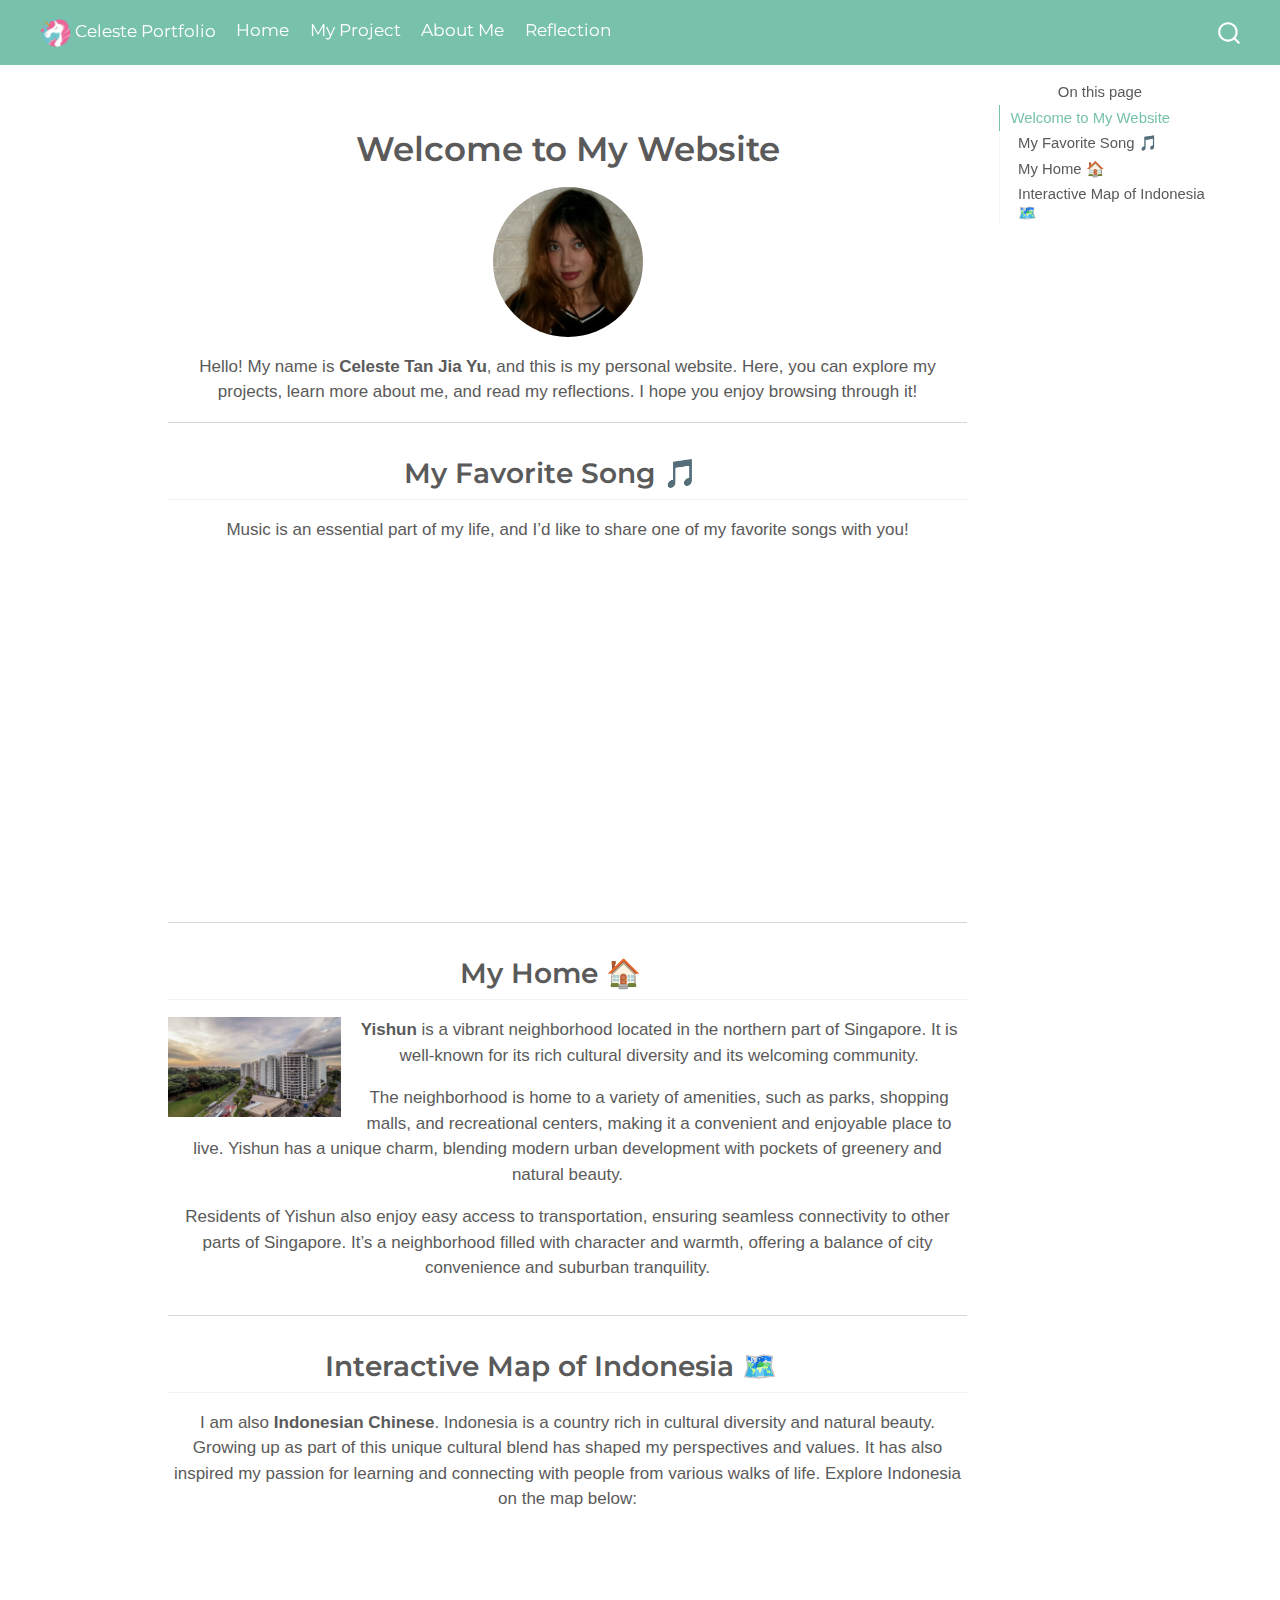
<file: docs/index.html>
<!DOCTYPE html>
<html xmlns="http://www.w3.org/1999/xhtml" lang="en" xml:lang="en"><head>

<meta charset="utf-8">
<meta name="generator" content="quarto-1.6.40">

<meta name="viewport" content="width=device-width, initial-scale=1.0, user-scalable=yes">


<title>index</title>
<style>
code{white-space: pre-wrap;}
span.smallcaps{font-variant: small-caps;}
div.columns{display: flex; gap: min(4vw, 1.5em);}
div.column{flex: auto; overflow-x: auto;}
div.hanging-indent{margin-left: 1.5em; text-indent: -1.5em;}
ul.task-list{list-style: none;}
ul.task-list li input[type="checkbox"] {
  width: 0.8em;
  margin: 0 0.8em 0.2em -1em; /* quarto-specific, see https://github.com/quarto-dev/quarto-cli/issues/4556 */ 
  vertical-align: middle;
}
</style>


<script src="site_libs/quarto-nav/quarto-nav.js"></script>
<script src="site_libs/quarto-nav/headroom.min.js"></script>
<script src="site_libs/clipboard/clipboard.min.js"></script>
<script src="site_libs/quarto-search/autocomplete.umd.js"></script>
<script src="site_libs/quarto-search/fuse.min.js"></script>
<script src="site_libs/quarto-search/quarto-search.js"></script>
<meta name="quarto:offset" content="./">
<script src="site_libs/quarto-html/quarto.js"></script>
<script src="site_libs/quarto-html/popper.min.js"></script>
<script src="site_libs/quarto-html/tippy.umd.min.js"></script>
<script src="site_libs/quarto-html/anchor.min.js"></script>
<link href="site_libs/quarto-html/tippy.css" rel="stylesheet">
<link href="site_libs/quarto-html/quarto-syntax-highlighting-549806ee2085284f45b00abea8c6df48.css" rel="stylesheet" id="quarto-text-highlighting-styles">
<script src="site_libs/bootstrap/bootstrap.min.js"></script>
<link href="site_libs/bootstrap/bootstrap-icons.css" rel="stylesheet">
<link href="site_libs/bootstrap/bootstrap-bd8cb2610f6c2810c4bc87234a365cf8.min.css" rel="stylesheet" append-hash="true" id="quarto-bootstrap" data-mode="light">
<script id="quarto-search-options" type="application/json">{
  "location": "navbar",
  "copy-button": false,
  "collapse-after": 3,
  "panel-placement": "end",
  "type": "overlay",
  "limit": 50,
  "keyboard-shortcut": [
    "f",
    "/",
    "s"
  ],
  "show-item-context": false,
  "language": {
    "search-no-results-text": "No results",
    "search-matching-documents-text": "matching documents",
    "search-copy-link-title": "Copy link to search",
    "search-hide-matches-text": "Hide additional matches",
    "search-more-match-text": "more match in this document",
    "search-more-matches-text": "more matches in this document",
    "search-clear-button-title": "Clear",
    "search-text-placeholder": "",
    "search-detached-cancel-button-title": "Cancel",
    "search-submit-button-title": "Submit",
    "search-label": "Search"
  }
}</script>


<link rel="stylesheet" href="styles.css">
</head>

<body class="nav-fixed">

<div id="quarto-search-results"></div>
  <header id="quarto-header" class="headroom fixed-top">
    <nav class="navbar navbar-expand-lg " data-bs-theme="dark">
      <div class="navbar-container container-fluid">
            <div id="quarto-search" class="" title="Search"></div>
          <button class="navbar-toggler" type="button" data-bs-toggle="collapse" data-bs-target="#navbarCollapse" aria-controls="navbarCollapse" role="menu" aria-expanded="false" aria-label="Toggle navigation" onclick="if (window.quartoToggleHeadroom) { window.quartoToggleHeadroom(); }">
  <span class="navbar-toggler-icon"></span>
</button>
          <div class="collapse navbar-collapse" id="navbarCollapse">
            <ul class="navbar-nav navbar-nav-scroll me-auto">
  <li class="nav-item">
    <a class="nav-link active" href="./index.html" aria-current="page"> 
<span class="menu-text"><img src="img/logo.png" alt="Logo" style="height:30px; vertical-align: middle;"> Celeste Portfolio</span></a>
  </li>  
  <li class="nav-item">
    <a class="nav-link" href="./index.html"> 
<span class="menu-text">Home</span></a>
  </li>  
  <li class="nav-item">
    <a class="nav-link" href="./my-project.html"> 
<span class="menu-text">My Project</span></a>
  </li>  
  <li class="nav-item">
    <a class="nav-link" href="./about.html"> 
<span class="menu-text">About Me</span></a>
  </li>  
  <li class="nav-item">
    <a class="nav-link" href="./reflection.html"> 
<span class="menu-text">Reflection</span></a>
  </li>  
</ul>
          </div> <!-- /navcollapse -->
            <div class="quarto-navbar-tools">
</div>
      </div> <!-- /container-fluid -->
    </nav>
</header>
<!-- content -->
<div id="quarto-content" class="quarto-container page-columns page-rows-contents page-layout-article page-navbar">
<!-- sidebar -->
<!-- margin-sidebar -->
    <div id="quarto-margin-sidebar" class="sidebar margin-sidebar">
        <nav id="TOC" role="doc-toc" class="toc-active">
    <h2 id="toc-title">On this page</h2>
   
  <ul>
  <li><a href="#welcome-to-my-website" id="toc-welcome-to-my-website" class="nav-link active" data-scroll-target="#welcome-to-my-website">Welcome to My Website</a>
  <ul class="collapse">
  <li><a href="#my-favorite-song" id="toc-my-favorite-song" class="nav-link" data-scroll-target="#my-favorite-song">My Favorite Song 🎵</a></li>
  <li><a href="#my-home" id="toc-my-home" class="nav-link" data-scroll-target="#my-home">My Home 🏠</a></li>
  <li><a href="#interactive-map-of-indonesia" id="toc-interactive-map-of-indonesia" class="nav-link" data-scroll-target="#interactive-map-of-indonesia">Interactive Map of Indonesia 🗺️</a></li>
  </ul></li>
  </ul>
</nav>
    </div>
<!-- main -->
<main class="content" id="quarto-document-content"><header id="title-block-header" class="quarto-title-block"></header>




<section id="welcome-to-my-website" class="level1">
<h1>Welcome to My Website</h1>
<p style="text-align: center;">
<a href="img/profile.jpg" target="_blank"> <img src="img/profile.jpg" alt="My Image" style="width: 150px; border-radius: 50%;"> </a>
</p>
<p>Hello! My name is <strong>Celeste Tan Jia Yu</strong>, and this is my personal website. Here, you can explore my projects, learn more about me, and read my reflections. I hope you enjoy browsing through it!</p>
<hr>
<section id="my-favorite-song" class="level2">
<h2 class="anchored" data-anchor-id="my-favorite-song">My Favorite Song 🎵</h2>
<p>Music is an essential part of my life, and I’d like to share one of my favorite songs with you!</p>
<p style="text-align: center; margin-top: 20px; margin-bottom: 20px;">
<iframe width="560" height="315" src="https://www.youtube.com/embed/6T9yp6IjG1o" title="My Favorite Song" frameborder="0" allow="accelerometer; autoplay; clipboard-write; encrypted-media; gyroscope; picture-in-picture" allowfullscreen="">
</iframe>
</p>
<hr>
</section>
<section id="my-home" class="level2">
<h2 class="anchored" data-anchor-id="my-home">My Home 🏠</h2>
<p style="float:left; margin-right: 10px;">
<img src="img/yishun.jpg" alt="Yishun" style="height: 100px;">
</p>
<p><strong>Yishun</strong> is a vibrant neighborhood located in the northern part of Singapore. It is well-known for its rich cultural diversity and its welcoming community.</p>
<p>The neighborhood is home to a variety of amenities, such as parks, shopping malls, and recreational centers, making it a convenient and enjoyable place to live. Yishun has a unique charm, blending modern urban development with pockets of greenery and natural beauty.</p>
<p>Residents of Yishun also enjoy easy access to transportation, ensuring seamless connectivity to other parts of Singapore. It’s a neighborhood filled with character and warmth, offering a balance of city convenience and suburban tranquility.</p>
<div style="clear: both;">

</div>
<hr>
</section>
<section id="interactive-map-of-indonesia" class="level2">
<h2 class="anchored" data-anchor-id="interactive-map-of-indonesia">Interactive Map of Indonesia 🗺️</h2>
<p>I am also <strong>Indonesian Chinese</strong>. Indonesia is a country rich in cultural diversity and natural beauty. Growing up as part of this unique cultural blend has shaped my perspectives and values. It has also inspired my passion for learning and connecting with people from various walks of life. Explore Indonesia on the map below:</p>
<p style="text-align: center; margin-top: 20px; margin-bottom: 20px;">
<iframe src="https://www.google.com/maps/embed?pb=!1m18!1m12!1m3!1d31746097.656244654!2d95.18430884105996!3d-2.483382599999996!2m3!1f0!2f0!3f0!3m2!1i1024!2i768!4f13.1!3m3!1m2!1s0x2e708c620a26ff33%3A0x3027a76e352bed0!2sIndonesia!5e0!3m2!1sen!2sid!4v1673552295823!5m2!1sen!2sid" width="100%" height="450" style="border: 0;" allowfullscreen="" loading="lazy" referrerpolicy="no-referrer-when-downgrade">
</iframe>
</p>


</section>
</section>

</main> <!-- /main -->
<script id="quarto-html-after-body" type="application/javascript">
window.document.addEventListener("DOMContentLoaded", function (event) {
  const toggleBodyColorMode = (bsSheetEl) => {
    const mode = bsSheetEl.getAttribute("data-mode");
    const bodyEl = window.document.querySelector("body");
    if (mode === "dark") {
      bodyEl.classList.add("quarto-dark");
      bodyEl.classList.remove("quarto-light");
    } else {
      bodyEl.classList.add("quarto-light");
      bodyEl.classList.remove("quarto-dark");
    }
  }
  const toggleBodyColorPrimary = () => {
    const bsSheetEl = window.document.querySelector("link#quarto-bootstrap");
    if (bsSheetEl) {
      toggleBodyColorMode(bsSheetEl);
    }
  }
  toggleBodyColorPrimary();  
  const icon = "";
  const anchorJS = new window.AnchorJS();
  anchorJS.options = {
    placement: 'right',
    icon: icon
  };
  anchorJS.add('.anchored');
  const isCodeAnnotation = (el) => {
    for (const clz of el.classList) {
      if (clz.startsWith('code-annotation-')) {                     
        return true;
      }
    }
    return false;
  }
  const onCopySuccess = function(e) {
    // button target
    const button = e.trigger;
    // don't keep focus
    button.blur();
    // flash "checked"
    button.classList.add('code-copy-button-checked');
    var currentTitle = button.getAttribute("title");
    button.setAttribute("title", "Copied!");
    let tooltip;
    if (window.bootstrap) {
      button.setAttribute("data-bs-toggle", "tooltip");
      button.setAttribute("data-bs-placement", "left");
      button.setAttribute("data-bs-title", "Copied!");
      tooltip = new bootstrap.Tooltip(button, 
        { trigger: "manual", 
          customClass: "code-copy-button-tooltip",
          offset: [0, -8]});
      tooltip.show();    
    }
    setTimeout(function() {
      if (tooltip) {
        tooltip.hide();
        button.removeAttribute("data-bs-title");
        button.removeAttribute("data-bs-toggle");
        button.removeAttribute("data-bs-placement");
      }
      button.setAttribute("title", currentTitle);
      button.classList.remove('code-copy-button-checked');
    }, 1000);
    // clear code selection
    e.clearSelection();
  }
  const getTextToCopy = function(trigger) {
      const codeEl = trigger.previousElementSibling.cloneNode(true);
      for (const childEl of codeEl.children) {
        if (isCodeAnnotation(childEl)) {
          childEl.remove();
        }
      }
      return codeEl.innerText;
  }
  const clipboard = new window.ClipboardJS('.code-copy-button:not([data-in-quarto-modal])', {
    text: getTextToCopy
  });
  clipboard.on('success', onCopySuccess);
  if (window.document.getElementById('quarto-embedded-source-code-modal')) {
    const clipboardModal = new window.ClipboardJS('.code-copy-button[data-in-quarto-modal]', {
      text: getTextToCopy,
      container: window.document.getElementById('quarto-embedded-source-code-modal')
    });
    clipboardModal.on('success', onCopySuccess);
  }
    var localhostRegex = new RegExp(/^(?:http|https):\/\/localhost\:?[0-9]*\//);
    var mailtoRegex = new RegExp(/^mailto:/);
      var filterRegex = new RegExp('/' + window.location.host + '/');
    var isInternal = (href) => {
        return filterRegex.test(href) || localhostRegex.test(href) || mailtoRegex.test(href);
    }
    // Inspect non-navigation links and adorn them if external
 	var links = window.document.querySelectorAll('a[href]:not(.nav-link):not(.navbar-brand):not(.toc-action):not(.sidebar-link):not(.sidebar-item-toggle):not(.pagination-link):not(.no-external):not([aria-hidden]):not(.dropdown-item):not(.quarto-navigation-tool):not(.about-link)');
    for (var i=0; i<links.length; i++) {
      const link = links[i];
      if (!isInternal(link.href)) {
        // undo the damage that might have been done by quarto-nav.js in the case of
        // links that we want to consider external
        if (link.dataset.originalHref !== undefined) {
          link.href = link.dataset.originalHref;
        }
      }
    }
  function tippyHover(el, contentFn, onTriggerFn, onUntriggerFn) {
    const config = {
      allowHTML: true,
      maxWidth: 500,
      delay: 100,
      arrow: false,
      appendTo: function(el) {
          return el.parentElement;
      },
      interactive: true,
      interactiveBorder: 10,
      theme: 'quarto',
      placement: 'bottom-start',
    };
    if (contentFn) {
      config.content = contentFn;
    }
    if (onTriggerFn) {
      config.onTrigger = onTriggerFn;
    }
    if (onUntriggerFn) {
      config.onUntrigger = onUntriggerFn;
    }
    window.tippy(el, config); 
  }
  const noterefs = window.document.querySelectorAll('a[role="doc-noteref"]');
  for (var i=0; i<noterefs.length; i++) {
    const ref = noterefs[i];
    tippyHover(ref, function() {
      // use id or data attribute instead here
      let href = ref.getAttribute('data-footnote-href') || ref.getAttribute('href');
      try { href = new URL(href).hash; } catch {}
      const id = href.replace(/^#\/?/, "");
      const note = window.document.getElementById(id);
      if (note) {
        return note.innerHTML;
      } else {
        return "";
      }
    });
  }
  const xrefs = window.document.querySelectorAll('a.quarto-xref');
  const processXRef = (id, note) => {
    // Strip column container classes
    const stripColumnClz = (el) => {
      el.classList.remove("page-full", "page-columns");
      if (el.children) {
        for (const child of el.children) {
          stripColumnClz(child);
        }
      }
    }
    stripColumnClz(note)
    if (id === null || id.startsWith('sec-')) {
      // Special case sections, only their first couple elements
      const container = document.createElement("div");
      if (note.children && note.children.length > 2) {
        container.appendChild(note.children[0].cloneNode(true));
        for (let i = 1; i < note.children.length; i++) {
          const child = note.children[i];
          if (child.tagName === "P" && child.innerText === "") {
            continue;
          } else {
            container.appendChild(child.cloneNode(true));
            break;
          }
        }
        if (window.Quarto?.typesetMath) {
          window.Quarto.typesetMath(container);
        }
        return container.innerHTML
      } else {
        if (window.Quarto?.typesetMath) {
          window.Quarto.typesetMath(note);
        }
        return note.innerHTML;
      }
    } else {
      // Remove any anchor links if they are present
      const anchorLink = note.querySelector('a.anchorjs-link');
      if (anchorLink) {
        anchorLink.remove();
      }
      if (window.Quarto?.typesetMath) {
        window.Quarto.typesetMath(note);
      }
      if (note.classList.contains("callout")) {
        return note.outerHTML;
      } else {
        return note.innerHTML;
      }
    }
  }
  for (var i=0; i<xrefs.length; i++) {
    const xref = xrefs[i];
    tippyHover(xref, undefined, function(instance) {
      instance.disable();
      let url = xref.getAttribute('href');
      let hash = undefined; 
      if (url.startsWith('#')) {
        hash = url;
      } else {
        try { hash = new URL(url).hash; } catch {}
      }
      if (hash) {
        const id = hash.replace(/^#\/?/, "");
        const note = window.document.getElementById(id);
        if (note !== null) {
          try {
            const html = processXRef(id, note.cloneNode(true));
            instance.setContent(html);
          } finally {
            instance.enable();
            instance.show();
          }
        } else {
          // See if we can fetch this
          fetch(url.split('#')[0])
          .then(res => res.text())
          .then(html => {
            const parser = new DOMParser();
            const htmlDoc = parser.parseFromString(html, "text/html");
            const note = htmlDoc.getElementById(id);
            if (note !== null) {
              const html = processXRef(id, note);
              instance.setContent(html);
            } 
          }).finally(() => {
            instance.enable();
            instance.show();
          });
        }
      } else {
        // See if we can fetch a full url (with no hash to target)
        // This is a special case and we should probably do some content thinning / targeting
        fetch(url)
        .then(res => res.text())
        .then(html => {
          const parser = new DOMParser();
          const htmlDoc = parser.parseFromString(html, "text/html");
          const note = htmlDoc.querySelector('main.content');
          if (note !== null) {
            // This should only happen for chapter cross references
            // (since there is no id in the URL)
            // remove the first header
            if (note.children.length > 0 && note.children[0].tagName === "HEADER") {
              note.children[0].remove();
            }
            const html = processXRef(null, note);
            instance.setContent(html);
          } 
        }).finally(() => {
          instance.enable();
          instance.show();
        });
      }
    }, function(instance) {
    });
  }
      let selectedAnnoteEl;
      const selectorForAnnotation = ( cell, annotation) => {
        let cellAttr = 'data-code-cell="' + cell + '"';
        let lineAttr = 'data-code-annotation="' +  annotation + '"';
        const selector = 'span[' + cellAttr + '][' + lineAttr + ']';
        return selector;
      }
      const selectCodeLines = (annoteEl) => {
        const doc = window.document;
        const targetCell = annoteEl.getAttribute("data-target-cell");
        const targetAnnotation = annoteEl.getAttribute("data-target-annotation");
        const annoteSpan = window.document.querySelector(selectorForAnnotation(targetCell, targetAnnotation));
        const lines = annoteSpan.getAttribute("data-code-lines").split(",");
        const lineIds = lines.map((line) => {
          return targetCell + "-" + line;
        })
        let top = null;
        let height = null;
        let parent = null;
        if (lineIds.length > 0) {
            //compute the position of the single el (top and bottom and make a div)
            const el = window.document.getElementById(lineIds[0]);
            top = el.offsetTop;
            height = el.offsetHeight;
            parent = el.parentElement.parentElement;
          if (lineIds.length > 1) {
            const lastEl = window.document.getElementById(lineIds[lineIds.length - 1]);
            const bottom = lastEl.offsetTop + lastEl.offsetHeight;
            height = bottom - top;
          }
          if (top !== null && height !== null && parent !== null) {
            // cook up a div (if necessary) and position it 
            let div = window.document.getElementById("code-annotation-line-highlight");
            if (div === null) {
              div = window.document.createElement("div");
              div.setAttribute("id", "code-annotation-line-highlight");
              div.style.position = 'absolute';
              parent.appendChild(div);
            }
            div.style.top = top - 2 + "px";
            div.style.height = height + 4 + "px";
            div.style.left = 0;
            let gutterDiv = window.document.getElementById("code-annotation-line-highlight-gutter");
            if (gutterDiv === null) {
              gutterDiv = window.document.createElement("div");
              gutterDiv.setAttribute("id", "code-annotation-line-highlight-gutter");
              gutterDiv.style.position = 'absolute';
              const codeCell = window.document.getElementById(targetCell);
              const gutter = codeCell.querySelector('.code-annotation-gutter');
              gutter.appendChild(gutterDiv);
            }
            gutterDiv.style.top = top - 2 + "px";
            gutterDiv.style.height = height + 4 + "px";
          }
          selectedAnnoteEl = annoteEl;
        }
      };
      const unselectCodeLines = () => {
        const elementsIds = ["code-annotation-line-highlight", "code-annotation-line-highlight-gutter"];
        elementsIds.forEach((elId) => {
          const div = window.document.getElementById(elId);
          if (div) {
            div.remove();
          }
        });
        selectedAnnoteEl = undefined;
      };
        // Handle positioning of the toggle
    window.addEventListener(
      "resize",
      throttle(() => {
        elRect = undefined;
        if (selectedAnnoteEl) {
          selectCodeLines(selectedAnnoteEl);
        }
      }, 10)
    );
    function throttle(fn, ms) {
    let throttle = false;
    let timer;
      return (...args) => {
        if(!throttle) { // first call gets through
            fn.apply(this, args);
            throttle = true;
        } else { // all the others get throttled
            if(timer) clearTimeout(timer); // cancel #2
            timer = setTimeout(() => {
              fn.apply(this, args);
              timer = throttle = false;
            }, ms);
        }
      };
    }
      // Attach click handler to the DT
      const annoteDls = window.document.querySelectorAll('dt[data-target-cell]');
      for (const annoteDlNode of annoteDls) {
        annoteDlNode.addEventListener('click', (event) => {
          const clickedEl = event.target;
          if (clickedEl !== selectedAnnoteEl) {
            unselectCodeLines();
            const activeEl = window.document.querySelector('dt[data-target-cell].code-annotation-active');
            if (activeEl) {
              activeEl.classList.remove('code-annotation-active');
            }
            selectCodeLines(clickedEl);
            clickedEl.classList.add('code-annotation-active');
          } else {
            // Unselect the line
            unselectCodeLines();
            clickedEl.classList.remove('code-annotation-active');
          }
        });
      }
  const findCites = (el) => {
    const parentEl = el.parentElement;
    if (parentEl) {
      const cites = parentEl.dataset.cites;
      if (cites) {
        return {
          el,
          cites: cites.split(' ')
        };
      } else {
        return findCites(el.parentElement)
      }
    } else {
      return undefined;
    }
  };
  var bibliorefs = window.document.querySelectorAll('a[role="doc-biblioref"]');
  for (var i=0; i<bibliorefs.length; i++) {
    const ref = bibliorefs[i];
    const citeInfo = findCites(ref);
    if (citeInfo) {
      tippyHover(citeInfo.el, function() {
        var popup = window.document.createElement('div');
        citeInfo.cites.forEach(function(cite) {
          var citeDiv = window.document.createElement('div');
          citeDiv.classList.add('hanging-indent');
          citeDiv.classList.add('csl-entry');
          var biblioDiv = window.document.getElementById('ref-' + cite);
          if (biblioDiv) {
            citeDiv.innerHTML = biblioDiv.innerHTML;
          }
          popup.appendChild(citeDiv);
        });
        return popup.innerHTML;
      });
    }
  }
});
</script>
</div> <!-- /content -->




</body></html>
</file>
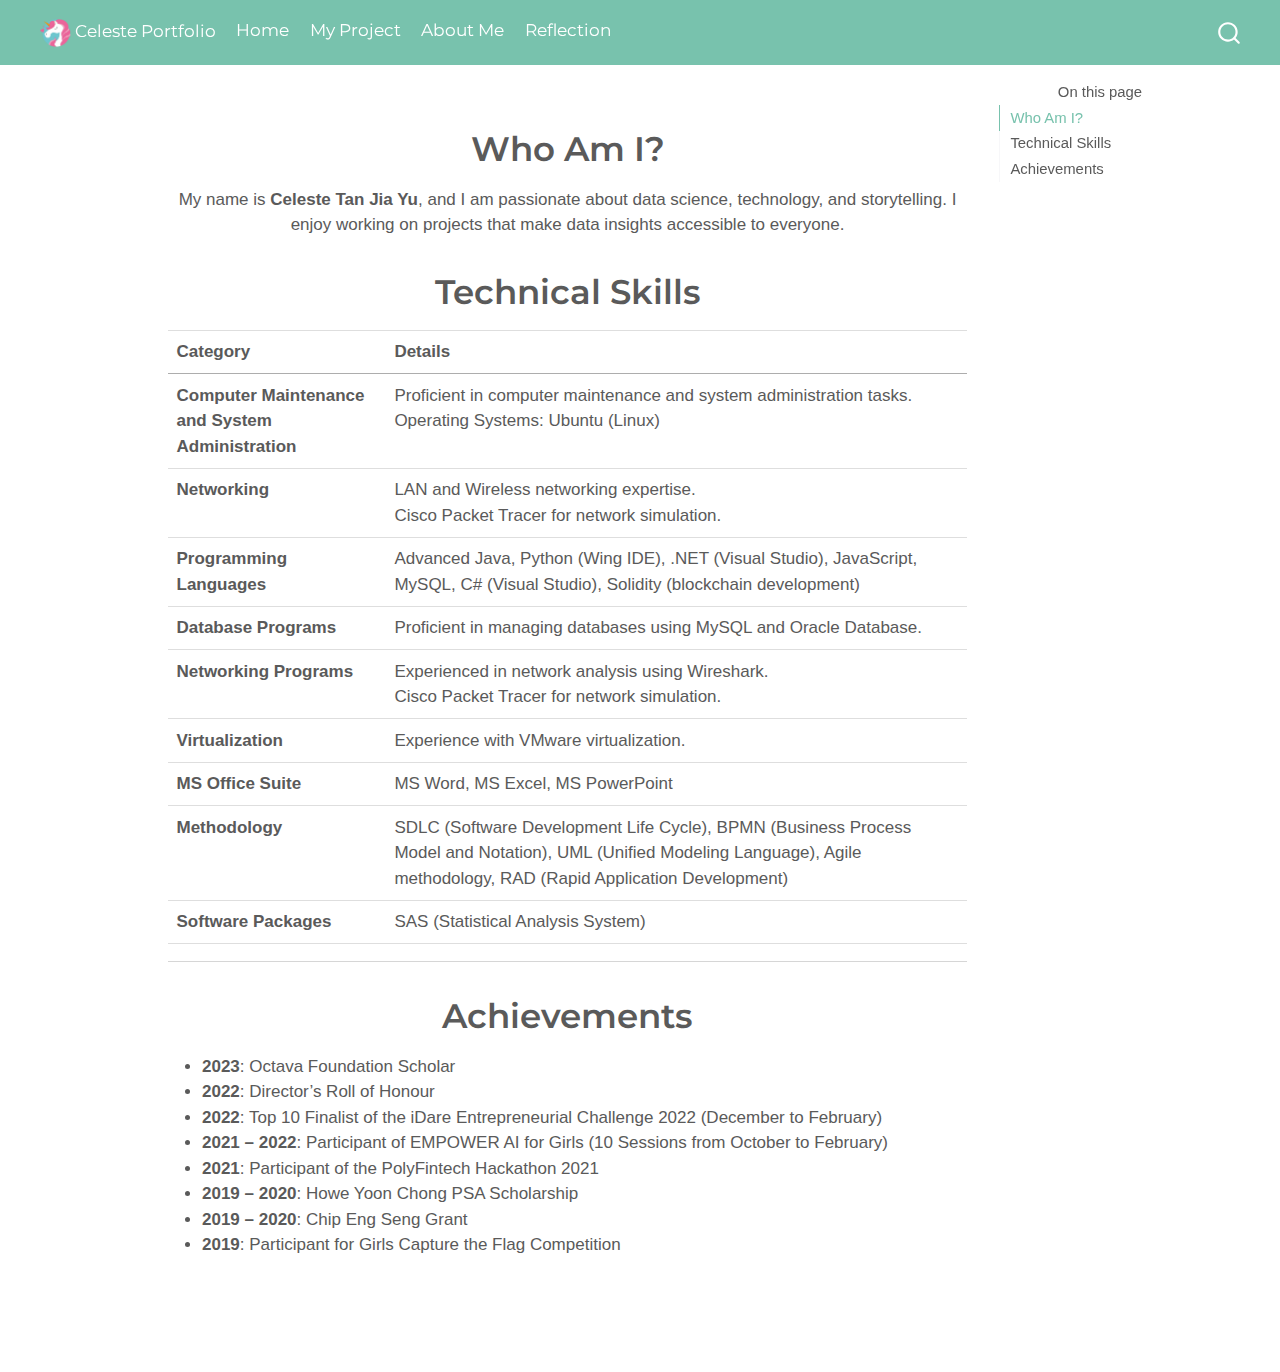
<file: docs/about.html>
<!DOCTYPE html>
<html xmlns="http://www.w3.org/1999/xhtml" lang="en" xml:lang="en"><head>

<meta charset="utf-8">
<meta name="generator" content="quarto-1.6.40">

<meta name="viewport" content="width=device-width, initial-scale=1.0, user-scalable=yes">


<title>about</title>
<style>
code{white-space: pre-wrap;}
span.smallcaps{font-variant: small-caps;}
div.columns{display: flex; gap: min(4vw, 1.5em);}
div.column{flex: auto; overflow-x: auto;}
div.hanging-indent{margin-left: 1.5em; text-indent: -1.5em;}
ul.task-list{list-style: none;}
ul.task-list li input[type="checkbox"] {
  width: 0.8em;
  margin: 0 0.8em 0.2em -1em; /* quarto-specific, see https://github.com/quarto-dev/quarto-cli/issues/4556 */ 
  vertical-align: middle;
}
</style>


<script src="site_libs/quarto-nav/quarto-nav.js"></script>
<script src="site_libs/quarto-nav/headroom.min.js"></script>
<script src="site_libs/clipboard/clipboard.min.js"></script>
<script src="site_libs/quarto-search/autocomplete.umd.js"></script>
<script src="site_libs/quarto-search/fuse.min.js"></script>
<script src="site_libs/quarto-search/quarto-search.js"></script>
<meta name="quarto:offset" content="./">
<script src="site_libs/quarto-html/quarto.js"></script>
<script src="site_libs/quarto-html/popper.min.js"></script>
<script src="site_libs/quarto-html/tippy.umd.min.js"></script>
<script src="site_libs/quarto-html/anchor.min.js"></script>
<link href="site_libs/quarto-html/tippy.css" rel="stylesheet">
<link href="site_libs/quarto-html/quarto-syntax-highlighting-549806ee2085284f45b00abea8c6df48.css" rel="stylesheet" id="quarto-text-highlighting-styles">
<script src="site_libs/bootstrap/bootstrap.min.js"></script>
<link href="site_libs/bootstrap/bootstrap-icons.css" rel="stylesheet">
<link href="site_libs/bootstrap/bootstrap-bd8cb2610f6c2810c4bc87234a365cf8.min.css" rel="stylesheet" append-hash="true" id="quarto-bootstrap" data-mode="light">
<script id="quarto-search-options" type="application/json">{
  "location": "navbar",
  "copy-button": false,
  "collapse-after": 3,
  "panel-placement": "end",
  "type": "overlay",
  "limit": 50,
  "keyboard-shortcut": [
    "f",
    "/",
    "s"
  ],
  "show-item-context": false,
  "language": {
    "search-no-results-text": "No results",
    "search-matching-documents-text": "matching documents",
    "search-copy-link-title": "Copy link to search",
    "search-hide-matches-text": "Hide additional matches",
    "search-more-match-text": "more match in this document",
    "search-more-matches-text": "more matches in this document",
    "search-clear-button-title": "Clear",
    "search-text-placeholder": "",
    "search-detached-cancel-button-title": "Cancel",
    "search-submit-button-title": "Submit",
    "search-label": "Search"
  }
}</script>


<link rel="stylesheet" href="styles.css">
</head>

<body class="nav-fixed">

<div id="quarto-search-results"></div>
  <header id="quarto-header" class="headroom fixed-top">
    <nav class="navbar navbar-expand-lg " data-bs-theme="dark">
      <div class="navbar-container container-fluid">
            <div id="quarto-search" class="" title="Search"></div>
          <button class="navbar-toggler" type="button" data-bs-toggle="collapse" data-bs-target="#navbarCollapse" aria-controls="navbarCollapse" role="menu" aria-expanded="false" aria-label="Toggle navigation" onclick="if (window.quartoToggleHeadroom) { window.quartoToggleHeadroom(); }">
  <span class="navbar-toggler-icon"></span>
</button>
          <div class="collapse navbar-collapse" id="navbarCollapse">
            <ul class="navbar-nav navbar-nav-scroll me-auto">
  <li class="nav-item">
    <a class="nav-link" href="./index.html"> 
<span class="menu-text"><img src="img/logo.png" alt="Logo" style="height:30px; vertical-align: middle;"> Celeste Portfolio</span></a>
  </li>  
  <li class="nav-item">
    <a class="nav-link" href="./index.html"> 
<span class="menu-text">Home</span></a>
  </li>  
  <li class="nav-item">
    <a class="nav-link" href="./my-project.html"> 
<span class="menu-text">My Project</span></a>
  </li>  
  <li class="nav-item">
    <a class="nav-link active" href="./about.html" aria-current="page"> 
<span class="menu-text">About Me</span></a>
  </li>  
  <li class="nav-item">
    <a class="nav-link" href="./reflection.html"> 
<span class="menu-text">Reflection</span></a>
  </li>  
</ul>
          </div> <!-- /navcollapse -->
            <div class="quarto-navbar-tools">
</div>
      </div> <!-- /container-fluid -->
    </nav>
</header>
<!-- content -->
<div id="quarto-content" class="quarto-container page-columns page-rows-contents page-layout-article page-navbar">
<!-- sidebar -->
<!-- margin-sidebar -->
    <div id="quarto-margin-sidebar" class="sidebar margin-sidebar">
        <nav id="TOC" role="doc-toc" class="toc-active">
    <h2 id="toc-title">On this page</h2>
   
  <ul>
  <li><a href="#who-am-i" id="toc-who-am-i" class="nav-link active" data-scroll-target="#who-am-i">Who Am I?</a></li>
  <li><a href="#technical-skills" id="toc-technical-skills" class="nav-link" data-scroll-target="#technical-skills">Technical Skills</a></li>
  <li><a href="#achievements" id="toc-achievements" class="nav-link" data-scroll-target="#achievements">Achievements</a></li>
  </ul>
</nav>
    </div>
<!-- main -->
<main class="content" id="quarto-document-content"><header id="title-block-header" class="quarto-title-block"></header>




<section id="who-am-i" class="level1">
<h1>Who Am I?</h1>
<p>My name is <strong>Celeste Tan Jia Yu</strong>, and I am passionate about data science, technology, and storytelling. I enjoy working on projects that make data insights accessible to everyone.</p>
</section>
<section id="technical-skills" class="level1">
<h1>Technical Skills</h1>
<table class="caption-top table">
<colgroup>
<col style="width: 27%">
<col style="width: 72%">
</colgroup>
<thead>
<tr class="header">
<th><strong>Category</strong></th>
<th><strong>Details</strong></th>
</tr>
</thead>
<tbody>
<tr class="odd">
<td><strong>Computer Maintenance and System Administration</strong></td>
<td>Proficient in computer maintenance and system administration tasks. <br> Operating Systems: Ubuntu (Linux)</td>
</tr>
<tr class="even">
<td><strong>Networking</strong></td>
<td>LAN and Wireless networking expertise. <br> Cisco Packet Tracer for network simulation.</td>
</tr>
<tr class="odd">
<td><strong>Programming Languages</strong></td>
<td>Advanced Java, Python (Wing IDE), .NET (Visual Studio), JavaScript, MySQL, C# (Visual Studio), Solidity (blockchain development)</td>
</tr>
<tr class="even">
<td><strong>Database Programs</strong></td>
<td>Proficient in managing databases using MySQL and Oracle Database.</td>
</tr>
<tr class="odd">
<td><strong>Networking Programs</strong></td>
<td>Experienced in network analysis using Wireshark. <br> Cisco Packet Tracer for network simulation.</td>
</tr>
<tr class="even">
<td><strong>Virtualization</strong></td>
<td>Experience with VMware virtualization.</td>
</tr>
<tr class="odd">
<td><strong>MS Office Suite</strong></td>
<td>MS Word, MS Excel, MS PowerPoint</td>
</tr>
<tr class="even">
<td><strong>Methodology</strong></td>
<td>SDLC (Software Development Life Cycle), BPMN (Business Process Model and Notation), UML (Unified Modeling Language), Agile methodology, RAD (Rapid Application Development)</td>
</tr>
<tr class="odd">
<td><strong>Software Packages</strong></td>
<td>SAS (Statistical Analysis System)</td>
</tr>
</tbody>
</table>
<hr>
</section>
<section id="achievements" class="level1">
<h1>Achievements</h1>
<ul>
<li><strong>2023</strong>: Octava Foundation Scholar</li>
<li><strong>2022</strong>: Director’s Roll of Honour</li>
<li><strong>2022</strong>: Top 10 Finalist of the iDare Entrepreneurial Challenge 2022 (December to February)</li>
<li><strong>2021 – 2022</strong>: Participant of EMPOWER AI for Girls (10 Sessions from October to February)</li>
<li><strong>2021</strong>: Participant of the PolyFintech Hackathon 2021</li>
<li><strong>2019 – 2020</strong>: Howe Yoon Chong PSA Scholarship</li>
<li><strong>2019 – 2020</strong>: Chip Eng Seng Grant</li>
<li><strong>2019</strong>: Participant for Girls Capture the Flag Competition</li>
</ul>


</section>

</main> <!-- /main -->
<script id="quarto-html-after-body" type="application/javascript">
window.document.addEventListener("DOMContentLoaded", function (event) {
  const toggleBodyColorMode = (bsSheetEl) => {
    const mode = bsSheetEl.getAttribute("data-mode");
    const bodyEl = window.document.querySelector("body");
    if (mode === "dark") {
      bodyEl.classList.add("quarto-dark");
      bodyEl.classList.remove("quarto-light");
    } else {
      bodyEl.classList.add("quarto-light");
      bodyEl.classList.remove("quarto-dark");
    }
  }
  const toggleBodyColorPrimary = () => {
    const bsSheetEl = window.document.querySelector("link#quarto-bootstrap");
    if (bsSheetEl) {
      toggleBodyColorMode(bsSheetEl);
    }
  }
  toggleBodyColorPrimary();  
  const icon = "";
  const anchorJS = new window.AnchorJS();
  anchorJS.options = {
    placement: 'right',
    icon: icon
  };
  anchorJS.add('.anchored');
  const isCodeAnnotation = (el) => {
    for (const clz of el.classList) {
      if (clz.startsWith('code-annotation-')) {                     
        return true;
      }
    }
    return false;
  }
  const onCopySuccess = function(e) {
    // button target
    const button = e.trigger;
    // don't keep focus
    button.blur();
    // flash "checked"
    button.classList.add('code-copy-button-checked');
    var currentTitle = button.getAttribute("title");
    button.setAttribute("title", "Copied!");
    let tooltip;
    if (window.bootstrap) {
      button.setAttribute("data-bs-toggle", "tooltip");
      button.setAttribute("data-bs-placement", "left");
      button.setAttribute("data-bs-title", "Copied!");
      tooltip = new bootstrap.Tooltip(button, 
        { trigger: "manual", 
          customClass: "code-copy-button-tooltip",
          offset: [0, -8]});
      tooltip.show();    
    }
    setTimeout(function() {
      if (tooltip) {
        tooltip.hide();
        button.removeAttribute("data-bs-title");
        button.removeAttribute("data-bs-toggle");
        button.removeAttribute("data-bs-placement");
      }
      button.setAttribute("title", currentTitle);
      button.classList.remove('code-copy-button-checked');
    }, 1000);
    // clear code selection
    e.clearSelection();
  }
  const getTextToCopy = function(trigger) {
      const codeEl = trigger.previousElementSibling.cloneNode(true);
      for (const childEl of codeEl.children) {
        if (isCodeAnnotation(childEl)) {
          childEl.remove();
        }
      }
      return codeEl.innerText;
  }
  const clipboard = new window.ClipboardJS('.code-copy-button:not([data-in-quarto-modal])', {
    text: getTextToCopy
  });
  clipboard.on('success', onCopySuccess);
  if (window.document.getElementById('quarto-embedded-source-code-modal')) {
    const clipboardModal = new window.ClipboardJS('.code-copy-button[data-in-quarto-modal]', {
      text: getTextToCopy,
      container: window.document.getElementById('quarto-embedded-source-code-modal')
    });
    clipboardModal.on('success', onCopySuccess);
  }
    var localhostRegex = new RegExp(/^(?:http|https):\/\/localhost\:?[0-9]*\//);
    var mailtoRegex = new RegExp(/^mailto:/);
      var filterRegex = new RegExp('/' + window.location.host + '/');
    var isInternal = (href) => {
        return filterRegex.test(href) || localhostRegex.test(href) || mailtoRegex.test(href);
    }
    // Inspect non-navigation links and adorn them if external
 	var links = window.document.querySelectorAll('a[href]:not(.nav-link):not(.navbar-brand):not(.toc-action):not(.sidebar-link):not(.sidebar-item-toggle):not(.pagination-link):not(.no-external):not([aria-hidden]):not(.dropdown-item):not(.quarto-navigation-tool):not(.about-link)');
    for (var i=0; i<links.length; i++) {
      const link = links[i];
      if (!isInternal(link.href)) {
        // undo the damage that might have been done by quarto-nav.js in the case of
        // links that we want to consider external
        if (link.dataset.originalHref !== undefined) {
          link.href = link.dataset.originalHref;
        }
      }
    }
  function tippyHover(el, contentFn, onTriggerFn, onUntriggerFn) {
    const config = {
      allowHTML: true,
      maxWidth: 500,
      delay: 100,
      arrow: false,
      appendTo: function(el) {
          return el.parentElement;
      },
      interactive: true,
      interactiveBorder: 10,
      theme: 'quarto',
      placement: 'bottom-start',
    };
    if (contentFn) {
      config.content = contentFn;
    }
    if (onTriggerFn) {
      config.onTrigger = onTriggerFn;
    }
    if (onUntriggerFn) {
      config.onUntrigger = onUntriggerFn;
    }
    window.tippy(el, config); 
  }
  const noterefs = window.document.querySelectorAll('a[role="doc-noteref"]');
  for (var i=0; i<noterefs.length; i++) {
    const ref = noterefs[i];
    tippyHover(ref, function() {
      // use id or data attribute instead here
      let href = ref.getAttribute('data-footnote-href') || ref.getAttribute('href');
      try { href = new URL(href).hash; } catch {}
      const id = href.replace(/^#\/?/, "");
      const note = window.document.getElementById(id);
      if (note) {
        return note.innerHTML;
      } else {
        return "";
      }
    });
  }
  const xrefs = window.document.querySelectorAll('a.quarto-xref');
  const processXRef = (id, note) => {
    // Strip column container classes
    const stripColumnClz = (el) => {
      el.classList.remove("page-full", "page-columns");
      if (el.children) {
        for (const child of el.children) {
          stripColumnClz(child);
        }
      }
    }
    stripColumnClz(note)
    if (id === null || id.startsWith('sec-')) {
      // Special case sections, only their first couple elements
      const container = document.createElement("div");
      if (note.children && note.children.length > 2) {
        container.appendChild(note.children[0].cloneNode(true));
        for (let i = 1; i < note.children.length; i++) {
          const child = note.children[i];
          if (child.tagName === "P" && child.innerText === "") {
            continue;
          } else {
            container.appendChild(child.cloneNode(true));
            break;
          }
        }
        if (window.Quarto?.typesetMath) {
          window.Quarto.typesetMath(container);
        }
        return container.innerHTML
      } else {
        if (window.Quarto?.typesetMath) {
          window.Quarto.typesetMath(note);
        }
        return note.innerHTML;
      }
    } else {
      // Remove any anchor links if they are present
      const anchorLink = note.querySelector('a.anchorjs-link');
      if (anchorLink) {
        anchorLink.remove();
      }
      if (window.Quarto?.typesetMath) {
        window.Quarto.typesetMath(note);
      }
      if (note.classList.contains("callout")) {
        return note.outerHTML;
      } else {
        return note.innerHTML;
      }
    }
  }
  for (var i=0; i<xrefs.length; i++) {
    const xref = xrefs[i];
    tippyHover(xref, undefined, function(instance) {
      instance.disable();
      let url = xref.getAttribute('href');
      let hash = undefined; 
      if (url.startsWith('#')) {
        hash = url;
      } else {
        try { hash = new URL(url).hash; } catch {}
      }
      if (hash) {
        const id = hash.replace(/^#\/?/, "");
        const note = window.document.getElementById(id);
        if (note !== null) {
          try {
            const html = processXRef(id, note.cloneNode(true));
            instance.setContent(html);
          } finally {
            instance.enable();
            instance.show();
          }
        } else {
          // See if we can fetch this
          fetch(url.split('#')[0])
          .then(res => res.text())
          .then(html => {
            const parser = new DOMParser();
            const htmlDoc = parser.parseFromString(html, "text/html");
            const note = htmlDoc.getElementById(id);
            if (note !== null) {
              const html = processXRef(id, note);
              instance.setContent(html);
            } 
          }).finally(() => {
            instance.enable();
            instance.show();
          });
        }
      } else {
        // See if we can fetch a full url (with no hash to target)
        // This is a special case and we should probably do some content thinning / targeting
        fetch(url)
        .then(res => res.text())
        .then(html => {
          const parser = new DOMParser();
          const htmlDoc = parser.parseFromString(html, "text/html");
          const note = htmlDoc.querySelector('main.content');
          if (note !== null) {
            // This should only happen for chapter cross references
            // (since there is no id in the URL)
            // remove the first header
            if (note.children.length > 0 && note.children[0].tagName === "HEADER") {
              note.children[0].remove();
            }
            const html = processXRef(null, note);
            instance.setContent(html);
          } 
        }).finally(() => {
          instance.enable();
          instance.show();
        });
      }
    }, function(instance) {
    });
  }
      let selectedAnnoteEl;
      const selectorForAnnotation = ( cell, annotation) => {
        let cellAttr = 'data-code-cell="' + cell + '"';
        let lineAttr = 'data-code-annotation="' +  annotation + '"';
        const selector = 'span[' + cellAttr + '][' + lineAttr + ']';
        return selector;
      }
      const selectCodeLines = (annoteEl) => {
        const doc = window.document;
        const targetCell = annoteEl.getAttribute("data-target-cell");
        const targetAnnotation = annoteEl.getAttribute("data-target-annotation");
        const annoteSpan = window.document.querySelector(selectorForAnnotation(targetCell, targetAnnotation));
        const lines = annoteSpan.getAttribute("data-code-lines").split(",");
        const lineIds = lines.map((line) => {
          return targetCell + "-" + line;
        })
        let top = null;
        let height = null;
        let parent = null;
        if (lineIds.length > 0) {
            //compute the position of the single el (top and bottom and make a div)
            const el = window.document.getElementById(lineIds[0]);
            top = el.offsetTop;
            height = el.offsetHeight;
            parent = el.parentElement.parentElement;
          if (lineIds.length > 1) {
            const lastEl = window.document.getElementById(lineIds[lineIds.length - 1]);
            const bottom = lastEl.offsetTop + lastEl.offsetHeight;
            height = bottom - top;
          }
          if (top !== null && height !== null && parent !== null) {
            // cook up a div (if necessary) and position it 
            let div = window.document.getElementById("code-annotation-line-highlight");
            if (div === null) {
              div = window.document.createElement("div");
              div.setAttribute("id", "code-annotation-line-highlight");
              div.style.position = 'absolute';
              parent.appendChild(div);
            }
            div.style.top = top - 2 + "px";
            div.style.height = height + 4 + "px";
            div.style.left = 0;
            let gutterDiv = window.document.getElementById("code-annotation-line-highlight-gutter");
            if (gutterDiv === null) {
              gutterDiv = window.document.createElement("div");
              gutterDiv.setAttribute("id", "code-annotation-line-highlight-gutter");
              gutterDiv.style.position = 'absolute';
              const codeCell = window.document.getElementById(targetCell);
              const gutter = codeCell.querySelector('.code-annotation-gutter');
              gutter.appendChild(gutterDiv);
            }
            gutterDiv.style.top = top - 2 + "px";
            gutterDiv.style.height = height + 4 + "px";
          }
          selectedAnnoteEl = annoteEl;
        }
      };
      const unselectCodeLines = () => {
        const elementsIds = ["code-annotation-line-highlight", "code-annotation-line-highlight-gutter"];
        elementsIds.forEach((elId) => {
          const div = window.document.getElementById(elId);
          if (div) {
            div.remove();
          }
        });
        selectedAnnoteEl = undefined;
      };
        // Handle positioning of the toggle
    window.addEventListener(
      "resize",
      throttle(() => {
        elRect = undefined;
        if (selectedAnnoteEl) {
          selectCodeLines(selectedAnnoteEl);
        }
      }, 10)
    );
    function throttle(fn, ms) {
    let throttle = false;
    let timer;
      return (...args) => {
        if(!throttle) { // first call gets through
            fn.apply(this, args);
            throttle = true;
        } else { // all the others get throttled
            if(timer) clearTimeout(timer); // cancel #2
            timer = setTimeout(() => {
              fn.apply(this, args);
              timer = throttle = false;
            }, ms);
        }
      };
    }
      // Attach click handler to the DT
      const annoteDls = window.document.querySelectorAll('dt[data-target-cell]');
      for (const annoteDlNode of annoteDls) {
        annoteDlNode.addEventListener('click', (event) => {
          const clickedEl = event.target;
          if (clickedEl !== selectedAnnoteEl) {
            unselectCodeLines();
            const activeEl = window.document.querySelector('dt[data-target-cell].code-annotation-active');
            if (activeEl) {
              activeEl.classList.remove('code-annotation-active');
            }
            selectCodeLines(clickedEl);
            clickedEl.classList.add('code-annotation-active');
          } else {
            // Unselect the line
            unselectCodeLines();
            clickedEl.classList.remove('code-annotation-active');
          }
        });
      }
  const findCites = (el) => {
    const parentEl = el.parentElement;
    if (parentEl) {
      const cites = parentEl.dataset.cites;
      if (cites) {
        return {
          el,
          cites: cites.split(' ')
        };
      } else {
        return findCites(el.parentElement)
      }
    } else {
      return undefined;
    }
  };
  var bibliorefs = window.document.querySelectorAll('a[role="doc-biblioref"]');
  for (var i=0; i<bibliorefs.length; i++) {
    const ref = bibliorefs[i];
    const citeInfo = findCites(ref);
    if (citeInfo) {
      tippyHover(citeInfo.el, function() {
        var popup = window.document.createElement('div');
        citeInfo.cites.forEach(function(cite) {
          var citeDiv = window.document.createElement('div');
          citeDiv.classList.add('hanging-indent');
          citeDiv.classList.add('csl-entry');
          var biblioDiv = window.document.getElementById('ref-' + cite);
          if (biblioDiv) {
            citeDiv.innerHTML = biblioDiv.innerHTML;
          }
          popup.appendChild(citeDiv);
        });
        return popup.innerHTML;
      });
    }
  }
});
</script>
</div> <!-- /content -->




</body></html>
</file>
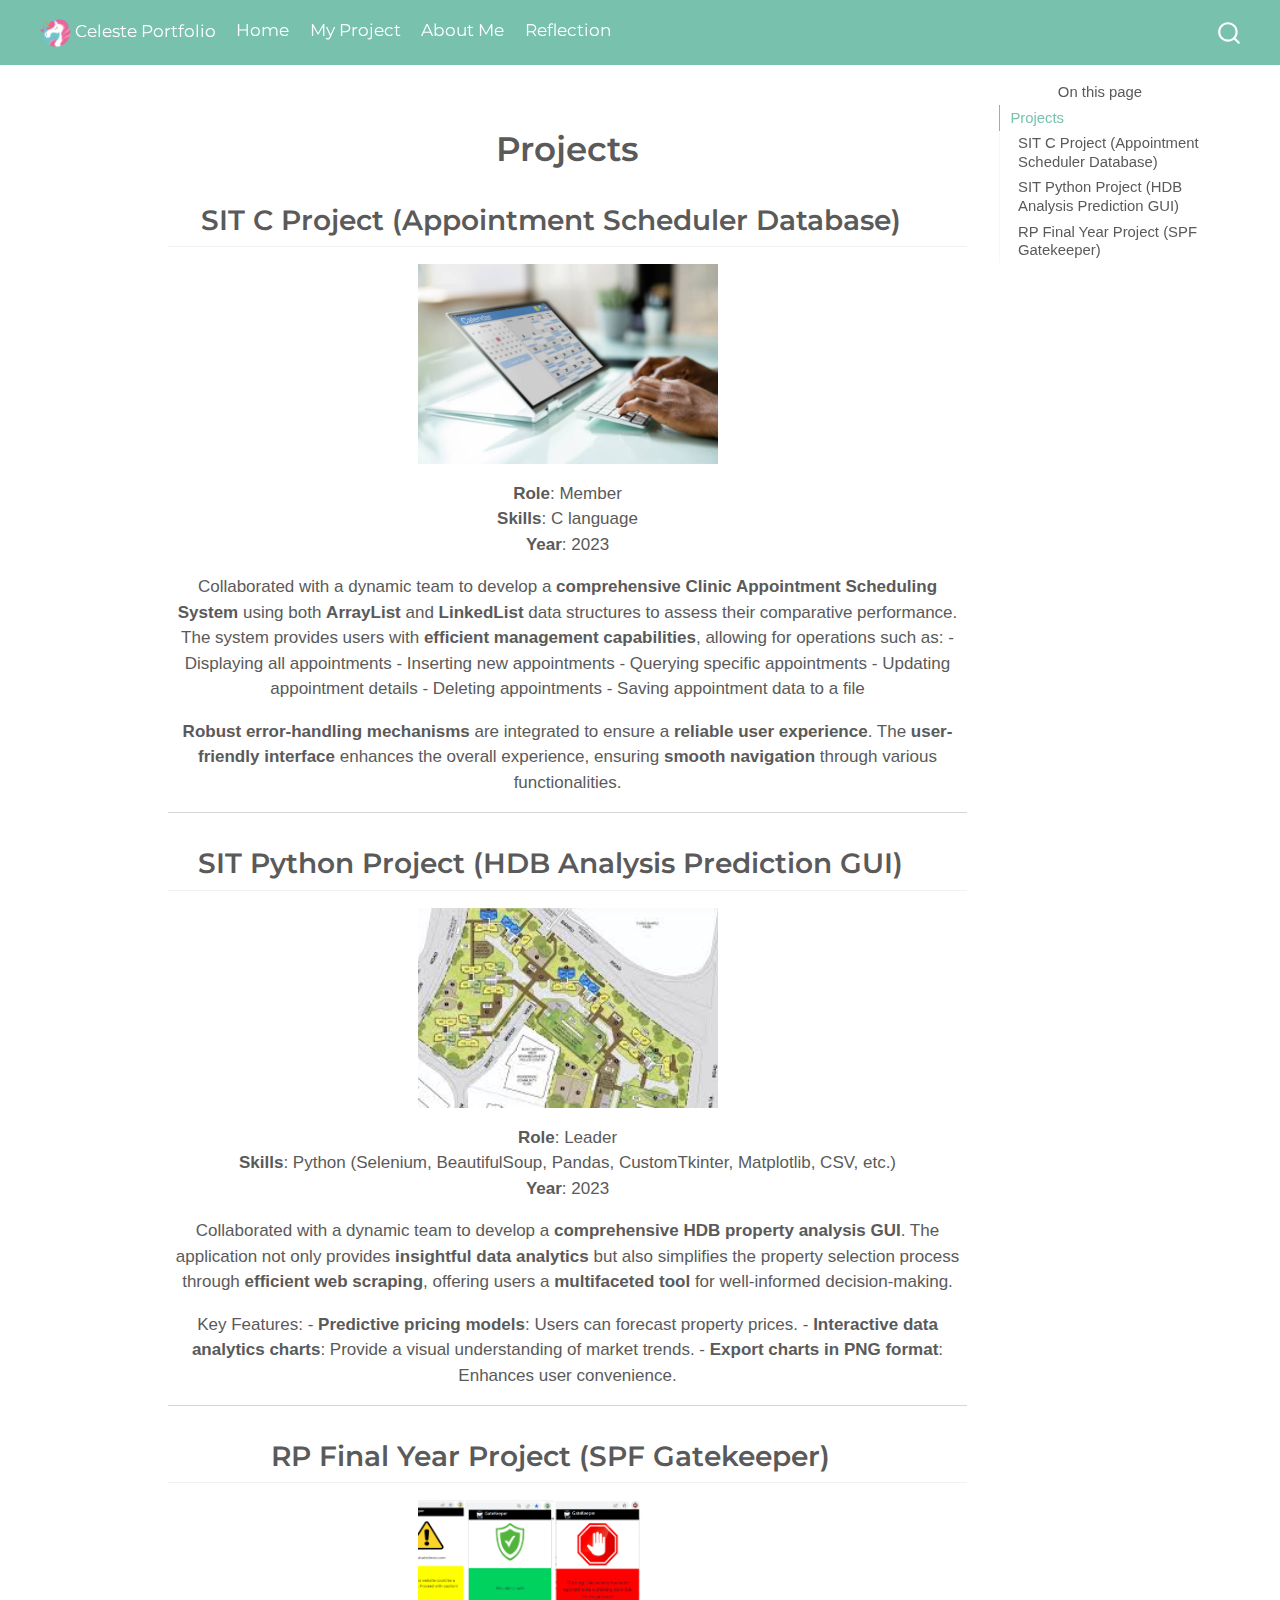
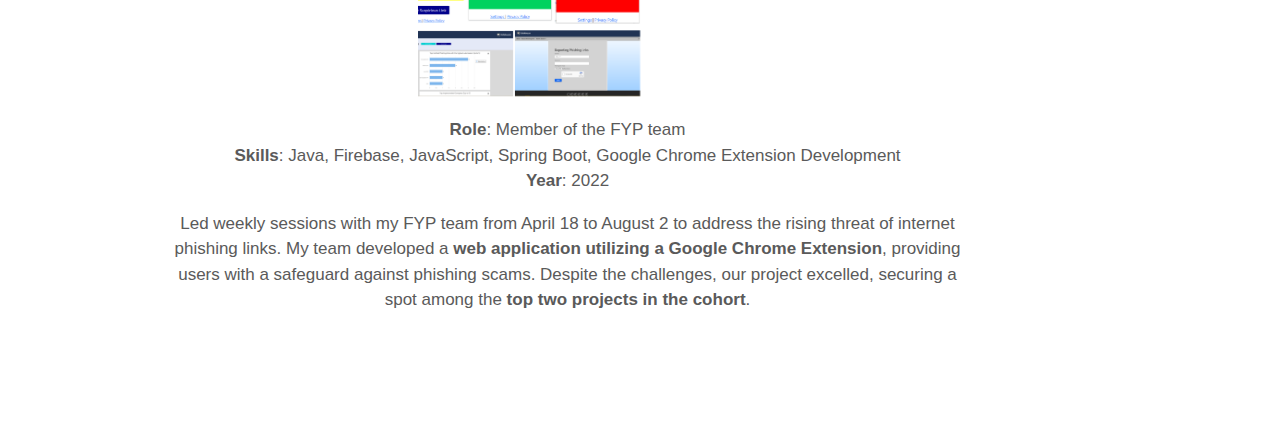
<file: docs/my-project.html>
<!DOCTYPE html>
<html xmlns="http://www.w3.org/1999/xhtml" lang="en" xml:lang="en"><head>

<meta charset="utf-8">
<meta name="generator" content="quarto-1.6.40">

<meta name="viewport" content="width=device-width, initial-scale=1.0, user-scalable=yes">


<title>my-project</title>
<style>
code{white-space: pre-wrap;}
span.smallcaps{font-variant: small-caps;}
div.columns{display: flex; gap: min(4vw, 1.5em);}
div.column{flex: auto; overflow-x: auto;}
div.hanging-indent{margin-left: 1.5em; text-indent: -1.5em;}
ul.task-list{list-style: none;}
ul.task-list li input[type="checkbox"] {
  width: 0.8em;
  margin: 0 0.8em 0.2em -1em; /* quarto-specific, see https://github.com/quarto-dev/quarto-cli/issues/4556 */ 
  vertical-align: middle;
}
</style>


<script src="site_libs/quarto-nav/quarto-nav.js"></script>
<script src="site_libs/quarto-nav/headroom.min.js"></script>
<script src="site_libs/clipboard/clipboard.min.js"></script>
<script src="site_libs/quarto-search/autocomplete.umd.js"></script>
<script src="site_libs/quarto-search/fuse.min.js"></script>
<script src="site_libs/quarto-search/quarto-search.js"></script>
<meta name="quarto:offset" content="./">
<script src="site_libs/quarto-html/quarto.js"></script>
<script src="site_libs/quarto-html/popper.min.js"></script>
<script src="site_libs/quarto-html/tippy.umd.min.js"></script>
<script src="site_libs/quarto-html/anchor.min.js"></script>
<link href="site_libs/quarto-html/tippy.css" rel="stylesheet">
<link href="site_libs/quarto-html/quarto-syntax-highlighting-549806ee2085284f45b00abea8c6df48.css" rel="stylesheet" id="quarto-text-highlighting-styles">
<script src="site_libs/bootstrap/bootstrap.min.js"></script>
<link href="site_libs/bootstrap/bootstrap-icons.css" rel="stylesheet">
<link href="site_libs/bootstrap/bootstrap-bd8cb2610f6c2810c4bc87234a365cf8.min.css" rel="stylesheet" append-hash="true" id="quarto-bootstrap" data-mode="light">
<script id="quarto-search-options" type="application/json">{
  "location": "navbar",
  "copy-button": false,
  "collapse-after": 3,
  "panel-placement": "end",
  "type": "overlay",
  "limit": 50,
  "keyboard-shortcut": [
    "f",
    "/",
    "s"
  ],
  "show-item-context": false,
  "language": {
    "search-no-results-text": "No results",
    "search-matching-documents-text": "matching documents",
    "search-copy-link-title": "Copy link to search",
    "search-hide-matches-text": "Hide additional matches",
    "search-more-match-text": "more match in this document",
    "search-more-matches-text": "more matches in this document",
    "search-clear-button-title": "Clear",
    "search-text-placeholder": "",
    "search-detached-cancel-button-title": "Cancel",
    "search-submit-button-title": "Submit",
    "search-label": "Search"
  }
}</script>


<link rel="stylesheet" href="styles.css">
</head>

<body class="nav-fixed">

<div id="quarto-search-results"></div>
  <header id="quarto-header" class="headroom fixed-top">
    <nav class="navbar navbar-expand-lg " data-bs-theme="dark">
      <div class="navbar-container container-fluid">
            <div id="quarto-search" class="" title="Search"></div>
          <button class="navbar-toggler" type="button" data-bs-toggle="collapse" data-bs-target="#navbarCollapse" aria-controls="navbarCollapse" role="menu" aria-expanded="false" aria-label="Toggle navigation" onclick="if (window.quartoToggleHeadroom) { window.quartoToggleHeadroom(); }">
  <span class="navbar-toggler-icon"></span>
</button>
          <div class="collapse navbar-collapse" id="navbarCollapse">
            <ul class="navbar-nav navbar-nav-scroll me-auto">
  <li class="nav-item">
    <a class="nav-link" href="./index.html"> 
<span class="menu-text"><img src="img/logo.png" alt="Logo" style="height:30px; vertical-align: middle;"> Celeste Portfolio</span></a>
  </li>  
  <li class="nav-item">
    <a class="nav-link" href="./index.html"> 
<span class="menu-text">Home</span></a>
  </li>  
  <li class="nav-item">
    <a class="nav-link active" href="./my-project.html" aria-current="page"> 
<span class="menu-text">My Project</span></a>
  </li>  
  <li class="nav-item">
    <a class="nav-link" href="./about.html"> 
<span class="menu-text">About Me</span></a>
  </li>  
  <li class="nav-item">
    <a class="nav-link" href="./reflection.html"> 
<span class="menu-text">Reflection</span></a>
  </li>  
</ul>
          </div> <!-- /navcollapse -->
            <div class="quarto-navbar-tools">
</div>
      </div> <!-- /container-fluid -->
    </nav>
</header>
<!-- content -->
<div id="quarto-content" class="quarto-container page-columns page-rows-contents page-layout-article page-navbar">
<!-- sidebar -->
<!-- margin-sidebar -->
    <div id="quarto-margin-sidebar" class="sidebar margin-sidebar">
        <nav id="TOC" role="doc-toc" class="toc-active">
    <h2 id="toc-title">On this page</h2>
   
  <ul>
  <li><a href="#projects" id="toc-projects" class="nav-link active" data-scroll-target="#projects">Projects</a>
  <ul class="collapse">
  <li><a href="#sit-c-project-appointment-scheduler-database" id="toc-sit-c-project-appointment-scheduler-database" class="nav-link" data-scroll-target="#sit-c-project-appointment-scheduler-database">SIT C Project (Appointment Scheduler Database)</a></li>
  <li><a href="#sit-python-project-hdb-analysis-prediction-gui" id="toc-sit-python-project-hdb-analysis-prediction-gui" class="nav-link" data-scroll-target="#sit-python-project-hdb-analysis-prediction-gui">SIT Python Project (HDB Analysis Prediction GUI)</a></li>
  <li><a href="#rp-final-year-project-spf-gatekeeper" id="toc-rp-final-year-project-spf-gatekeeper" class="nav-link" data-scroll-target="#rp-final-year-project-spf-gatekeeper">RP Final Year Project (SPF Gatekeeper)</a></li>
  </ul></li>
  </ul>
</nav>
    </div>
<!-- main -->
<main class="content" id="quarto-document-content"><header id="title-block-header" class="quarto-title-block"></header>




<section id="projects" class="level1">
<h1>Projects</h1>
<section id="sit-c-project-appointment-scheduler-database" class="level2">
<h2 class="anchored" data-anchor-id="sit-c-project-appointment-scheduler-database">SIT C Project (Appointment Scheduler Database)</h2>
<p style="text-align: center;">
<img src="img/appointment_scheduler.jpg" alt="Appointment Scheduler" style="width: 300px; height: 200px; object-fit: cover;">
</p>
<p><strong>Role</strong>: Member<br>
<strong>Skills</strong>: C language<br>
<strong>Year</strong>: 2023</p>
<p>Collaborated with a dynamic team to develop a <strong>comprehensive Clinic Appointment Scheduling System</strong> using both <strong>ArrayList</strong> and <strong>LinkedList</strong> data structures to assess their comparative performance. The system provides users with <strong>efficient management capabilities</strong>, allowing for operations such as: - Displaying all appointments - Inserting new appointments - Querying specific appointments - Updating appointment details - Deleting appointments - Saving appointment data to a file</p>
<p><strong>Robust error-handling mechanisms</strong> are integrated to ensure a <strong>reliable user experience</strong>. The <strong>user-friendly interface</strong> enhances the overall experience, ensuring <strong>smooth navigation</strong> through various functionalities.</p>
<hr>
</section>
<section id="sit-python-project-hdb-analysis-prediction-gui" class="level2">
<h2 class="anchored" data-anchor-id="sit-python-project-hdb-analysis-prediction-gui">SIT Python Project (HDB Analysis Prediction GUI)</h2>
<p style="text-align: center;">
<img src="img/hdb_analysis_gui.jpg" alt="HDB Analysis GUI" style="width: 300px; height: 200px; object-fit: cover;">
</p>
<p><strong>Role</strong>: Leader<br>
<strong>Skills</strong>: Python (Selenium, BeautifulSoup, Pandas, CustomTkinter, Matplotlib, CSV, etc.)<br>
<strong>Year</strong>: 2023</p>
<p>Collaborated with a dynamic team to develop a <strong>comprehensive HDB property analysis GUI</strong>. The application not only provides <strong>insightful data analytics</strong> but also simplifies the property selection process through <strong>efficient web scraping</strong>, offering users a <strong>multifaceted tool</strong> for well-informed decision-making.</p>
<p>Key Features: - <strong>Predictive pricing models</strong>: Users can forecast property prices. - <strong>Interactive data analytics charts</strong>: Provide a visual understanding of market trends. - <strong>Export charts in PNG format</strong>: Enhances user convenience.</p>
<hr>
</section>
<section id="rp-final-year-project-spf-gatekeeper" class="level2">
<h2 class="anchored" data-anchor-id="rp-final-year-project-spf-gatekeeper">RP Final Year Project (SPF Gatekeeper)</h2>
<p style="text-align: center;">
<img src="img/spf_gatekeeper.jpg" alt="SPF Gatekeeper" style="width: 300px; height: 200px; object-fit: cover;">
</p>
<p><strong>Role</strong>: Member of the FYP team<br>
<strong>Skills</strong>: Java, Firebase, JavaScript, Spring Boot, Google Chrome Extension Development<br>
<strong>Year</strong>: 2022</p>
<p>Led weekly sessions with my FYP team from April 18 to August 2 to address the rising threat of internet phishing links. My team developed a <strong>web application utilizing a Google Chrome Extension</strong>, providing users with a safeguard against phishing scams. Despite the challenges, our project excelled, securing a spot among the <strong>top two projects in the cohort</strong>.</p>


</section>
</section>

</main> <!-- /main -->
<script id="quarto-html-after-body" type="application/javascript">
window.document.addEventListener("DOMContentLoaded", function (event) {
  const toggleBodyColorMode = (bsSheetEl) => {
    const mode = bsSheetEl.getAttribute("data-mode");
    const bodyEl = window.document.querySelector("body");
    if (mode === "dark") {
      bodyEl.classList.add("quarto-dark");
      bodyEl.classList.remove("quarto-light");
    } else {
      bodyEl.classList.add("quarto-light");
      bodyEl.classList.remove("quarto-dark");
    }
  }
  const toggleBodyColorPrimary = () => {
    const bsSheetEl = window.document.querySelector("link#quarto-bootstrap");
    if (bsSheetEl) {
      toggleBodyColorMode(bsSheetEl);
    }
  }
  toggleBodyColorPrimary();  
  const icon = "";
  const anchorJS = new window.AnchorJS();
  anchorJS.options = {
    placement: 'right',
    icon: icon
  };
  anchorJS.add('.anchored');
  const isCodeAnnotation = (el) => {
    for (const clz of el.classList) {
      if (clz.startsWith('code-annotation-')) {                     
        return true;
      }
    }
    return false;
  }
  const onCopySuccess = function(e) {
    // button target
    const button = e.trigger;
    // don't keep focus
    button.blur();
    // flash "checked"
    button.classList.add('code-copy-button-checked');
    var currentTitle = button.getAttribute("title");
    button.setAttribute("title", "Copied!");
    let tooltip;
    if (window.bootstrap) {
      button.setAttribute("data-bs-toggle", "tooltip");
      button.setAttribute("data-bs-placement", "left");
      button.setAttribute("data-bs-title", "Copied!");
      tooltip = new bootstrap.Tooltip(button, 
        { trigger: "manual", 
          customClass: "code-copy-button-tooltip",
          offset: [0, -8]});
      tooltip.show();    
    }
    setTimeout(function() {
      if (tooltip) {
        tooltip.hide();
        button.removeAttribute("data-bs-title");
        button.removeAttribute("data-bs-toggle");
        button.removeAttribute("data-bs-placement");
      }
      button.setAttribute("title", currentTitle);
      button.classList.remove('code-copy-button-checked');
    }, 1000);
    // clear code selection
    e.clearSelection();
  }
  const getTextToCopy = function(trigger) {
      const codeEl = trigger.previousElementSibling.cloneNode(true);
      for (const childEl of codeEl.children) {
        if (isCodeAnnotation(childEl)) {
          childEl.remove();
        }
      }
      return codeEl.innerText;
  }
  const clipboard = new window.ClipboardJS('.code-copy-button:not([data-in-quarto-modal])', {
    text: getTextToCopy
  });
  clipboard.on('success', onCopySuccess);
  if (window.document.getElementById('quarto-embedded-source-code-modal')) {
    const clipboardModal = new window.ClipboardJS('.code-copy-button[data-in-quarto-modal]', {
      text: getTextToCopy,
      container: window.document.getElementById('quarto-embedded-source-code-modal')
    });
    clipboardModal.on('success', onCopySuccess);
  }
    var localhostRegex = new RegExp(/^(?:http|https):\/\/localhost\:?[0-9]*\//);
    var mailtoRegex = new RegExp(/^mailto:/);
      var filterRegex = new RegExp('/' + window.location.host + '/');
    var isInternal = (href) => {
        return filterRegex.test(href) || localhostRegex.test(href) || mailtoRegex.test(href);
    }
    // Inspect non-navigation links and adorn them if external
 	var links = window.document.querySelectorAll('a[href]:not(.nav-link):not(.navbar-brand):not(.toc-action):not(.sidebar-link):not(.sidebar-item-toggle):not(.pagination-link):not(.no-external):not([aria-hidden]):not(.dropdown-item):not(.quarto-navigation-tool):not(.about-link)');
    for (var i=0; i<links.length; i++) {
      const link = links[i];
      if (!isInternal(link.href)) {
        // undo the damage that might have been done by quarto-nav.js in the case of
        // links that we want to consider external
        if (link.dataset.originalHref !== undefined) {
          link.href = link.dataset.originalHref;
        }
      }
    }
  function tippyHover(el, contentFn, onTriggerFn, onUntriggerFn) {
    const config = {
      allowHTML: true,
      maxWidth: 500,
      delay: 100,
      arrow: false,
      appendTo: function(el) {
          return el.parentElement;
      },
      interactive: true,
      interactiveBorder: 10,
      theme: 'quarto',
      placement: 'bottom-start',
    };
    if (contentFn) {
      config.content = contentFn;
    }
    if (onTriggerFn) {
      config.onTrigger = onTriggerFn;
    }
    if (onUntriggerFn) {
      config.onUntrigger = onUntriggerFn;
    }
    window.tippy(el, config); 
  }
  const noterefs = window.document.querySelectorAll('a[role="doc-noteref"]');
  for (var i=0; i<noterefs.length; i++) {
    const ref = noterefs[i];
    tippyHover(ref, function() {
      // use id or data attribute instead here
      let href = ref.getAttribute('data-footnote-href') || ref.getAttribute('href');
      try { href = new URL(href).hash; } catch {}
      const id = href.replace(/^#\/?/, "");
      const note = window.document.getElementById(id);
      if (note) {
        return note.innerHTML;
      } else {
        return "";
      }
    });
  }
  const xrefs = window.document.querySelectorAll('a.quarto-xref');
  const processXRef = (id, note) => {
    // Strip column container classes
    const stripColumnClz = (el) => {
      el.classList.remove("page-full", "page-columns");
      if (el.children) {
        for (const child of el.children) {
          stripColumnClz(child);
        }
      }
    }
    stripColumnClz(note)
    if (id === null || id.startsWith('sec-')) {
      // Special case sections, only their first couple elements
      const container = document.createElement("div");
      if (note.children && note.children.length > 2) {
        container.appendChild(note.children[0].cloneNode(true));
        for (let i = 1; i < note.children.length; i++) {
          const child = note.children[i];
          if (child.tagName === "P" && child.innerText === "") {
            continue;
          } else {
            container.appendChild(child.cloneNode(true));
            break;
          }
        }
        if (window.Quarto?.typesetMath) {
          window.Quarto.typesetMath(container);
        }
        return container.innerHTML
      } else {
        if (window.Quarto?.typesetMath) {
          window.Quarto.typesetMath(note);
        }
        return note.innerHTML;
      }
    } else {
      // Remove any anchor links if they are present
      const anchorLink = note.querySelector('a.anchorjs-link');
      if (anchorLink) {
        anchorLink.remove();
      }
      if (window.Quarto?.typesetMath) {
        window.Quarto.typesetMath(note);
      }
      if (note.classList.contains("callout")) {
        return note.outerHTML;
      } else {
        return note.innerHTML;
      }
    }
  }
  for (var i=0; i<xrefs.length; i++) {
    const xref = xrefs[i];
    tippyHover(xref, undefined, function(instance) {
      instance.disable();
      let url = xref.getAttribute('href');
      let hash = undefined; 
      if (url.startsWith('#')) {
        hash = url;
      } else {
        try { hash = new URL(url).hash; } catch {}
      }
      if (hash) {
        const id = hash.replace(/^#\/?/, "");
        const note = window.document.getElementById(id);
        if (note !== null) {
          try {
            const html = processXRef(id, note.cloneNode(true));
            instance.setContent(html);
          } finally {
            instance.enable();
            instance.show();
          }
        } else {
          // See if we can fetch this
          fetch(url.split('#')[0])
          .then(res => res.text())
          .then(html => {
            const parser = new DOMParser();
            const htmlDoc = parser.parseFromString(html, "text/html");
            const note = htmlDoc.getElementById(id);
            if (note !== null) {
              const html = processXRef(id, note);
              instance.setContent(html);
            } 
          }).finally(() => {
            instance.enable();
            instance.show();
          });
        }
      } else {
        // See if we can fetch a full url (with no hash to target)
        // This is a special case and we should probably do some content thinning / targeting
        fetch(url)
        .then(res => res.text())
        .then(html => {
          const parser = new DOMParser();
          const htmlDoc = parser.parseFromString(html, "text/html");
          const note = htmlDoc.querySelector('main.content');
          if (note !== null) {
            // This should only happen for chapter cross references
            // (since there is no id in the URL)
            // remove the first header
            if (note.children.length > 0 && note.children[0].tagName === "HEADER") {
              note.children[0].remove();
            }
            const html = processXRef(null, note);
            instance.setContent(html);
          } 
        }).finally(() => {
          instance.enable();
          instance.show();
        });
      }
    }, function(instance) {
    });
  }
      let selectedAnnoteEl;
      const selectorForAnnotation = ( cell, annotation) => {
        let cellAttr = 'data-code-cell="' + cell + '"';
        let lineAttr = 'data-code-annotation="' +  annotation + '"';
        const selector = 'span[' + cellAttr + '][' + lineAttr + ']';
        return selector;
      }
      const selectCodeLines = (annoteEl) => {
        const doc = window.document;
        const targetCell = annoteEl.getAttribute("data-target-cell");
        const targetAnnotation = annoteEl.getAttribute("data-target-annotation");
        const annoteSpan = window.document.querySelector(selectorForAnnotation(targetCell, targetAnnotation));
        const lines = annoteSpan.getAttribute("data-code-lines").split(",");
        const lineIds = lines.map((line) => {
          return targetCell + "-" + line;
        })
        let top = null;
        let height = null;
        let parent = null;
        if (lineIds.length > 0) {
            //compute the position of the single el (top and bottom and make a div)
            const el = window.document.getElementById(lineIds[0]);
            top = el.offsetTop;
            height = el.offsetHeight;
            parent = el.parentElement.parentElement;
          if (lineIds.length > 1) {
            const lastEl = window.document.getElementById(lineIds[lineIds.length - 1]);
            const bottom = lastEl.offsetTop + lastEl.offsetHeight;
            height = bottom - top;
          }
          if (top !== null && height !== null && parent !== null) {
            // cook up a div (if necessary) and position it 
            let div = window.document.getElementById("code-annotation-line-highlight");
            if (div === null) {
              div = window.document.createElement("div");
              div.setAttribute("id", "code-annotation-line-highlight");
              div.style.position = 'absolute';
              parent.appendChild(div);
            }
            div.style.top = top - 2 + "px";
            div.style.height = height + 4 + "px";
            div.style.left = 0;
            let gutterDiv = window.document.getElementById("code-annotation-line-highlight-gutter");
            if (gutterDiv === null) {
              gutterDiv = window.document.createElement("div");
              gutterDiv.setAttribute("id", "code-annotation-line-highlight-gutter");
              gutterDiv.style.position = 'absolute';
              const codeCell = window.document.getElementById(targetCell);
              const gutter = codeCell.querySelector('.code-annotation-gutter');
              gutter.appendChild(gutterDiv);
            }
            gutterDiv.style.top = top - 2 + "px";
            gutterDiv.style.height = height + 4 + "px";
          }
          selectedAnnoteEl = annoteEl;
        }
      };
      const unselectCodeLines = () => {
        const elementsIds = ["code-annotation-line-highlight", "code-annotation-line-highlight-gutter"];
        elementsIds.forEach((elId) => {
          const div = window.document.getElementById(elId);
          if (div) {
            div.remove();
          }
        });
        selectedAnnoteEl = undefined;
      };
        // Handle positioning of the toggle
    window.addEventListener(
      "resize",
      throttle(() => {
        elRect = undefined;
        if (selectedAnnoteEl) {
          selectCodeLines(selectedAnnoteEl);
        }
      }, 10)
    );
    function throttle(fn, ms) {
    let throttle = false;
    let timer;
      return (...args) => {
        if(!throttle) { // first call gets through
            fn.apply(this, args);
            throttle = true;
        } else { // all the others get throttled
            if(timer) clearTimeout(timer); // cancel #2
            timer = setTimeout(() => {
              fn.apply(this, args);
              timer = throttle = false;
            }, ms);
        }
      };
    }
      // Attach click handler to the DT
      const annoteDls = window.document.querySelectorAll('dt[data-target-cell]');
      for (const annoteDlNode of annoteDls) {
        annoteDlNode.addEventListener('click', (event) => {
          const clickedEl = event.target;
          if (clickedEl !== selectedAnnoteEl) {
            unselectCodeLines();
            const activeEl = window.document.querySelector('dt[data-target-cell].code-annotation-active');
            if (activeEl) {
              activeEl.classList.remove('code-annotation-active');
            }
            selectCodeLines(clickedEl);
            clickedEl.classList.add('code-annotation-active');
          } else {
            // Unselect the line
            unselectCodeLines();
            clickedEl.classList.remove('code-annotation-active');
          }
        });
      }
  const findCites = (el) => {
    const parentEl = el.parentElement;
    if (parentEl) {
      const cites = parentEl.dataset.cites;
      if (cites) {
        return {
          el,
          cites: cites.split(' ')
        };
      } else {
        return findCites(el.parentElement)
      }
    } else {
      return undefined;
    }
  };
  var bibliorefs = window.document.querySelectorAll('a[role="doc-biblioref"]');
  for (var i=0; i<bibliorefs.length; i++) {
    const ref = bibliorefs[i];
    const citeInfo = findCites(ref);
    if (citeInfo) {
      tippyHover(citeInfo.el, function() {
        var popup = window.document.createElement('div');
        citeInfo.cites.forEach(function(cite) {
          var citeDiv = window.document.createElement('div');
          citeDiv.classList.add('hanging-indent');
          citeDiv.classList.add('csl-entry');
          var biblioDiv = window.document.getElementById('ref-' + cite);
          if (biblioDiv) {
            citeDiv.innerHTML = biblioDiv.innerHTML;
          }
          popup.appendChild(citeDiv);
        });
        return popup.innerHTML;
      });
    }
  }
});
</script>
</div> <!-- /content -->




</body></html>
</file>
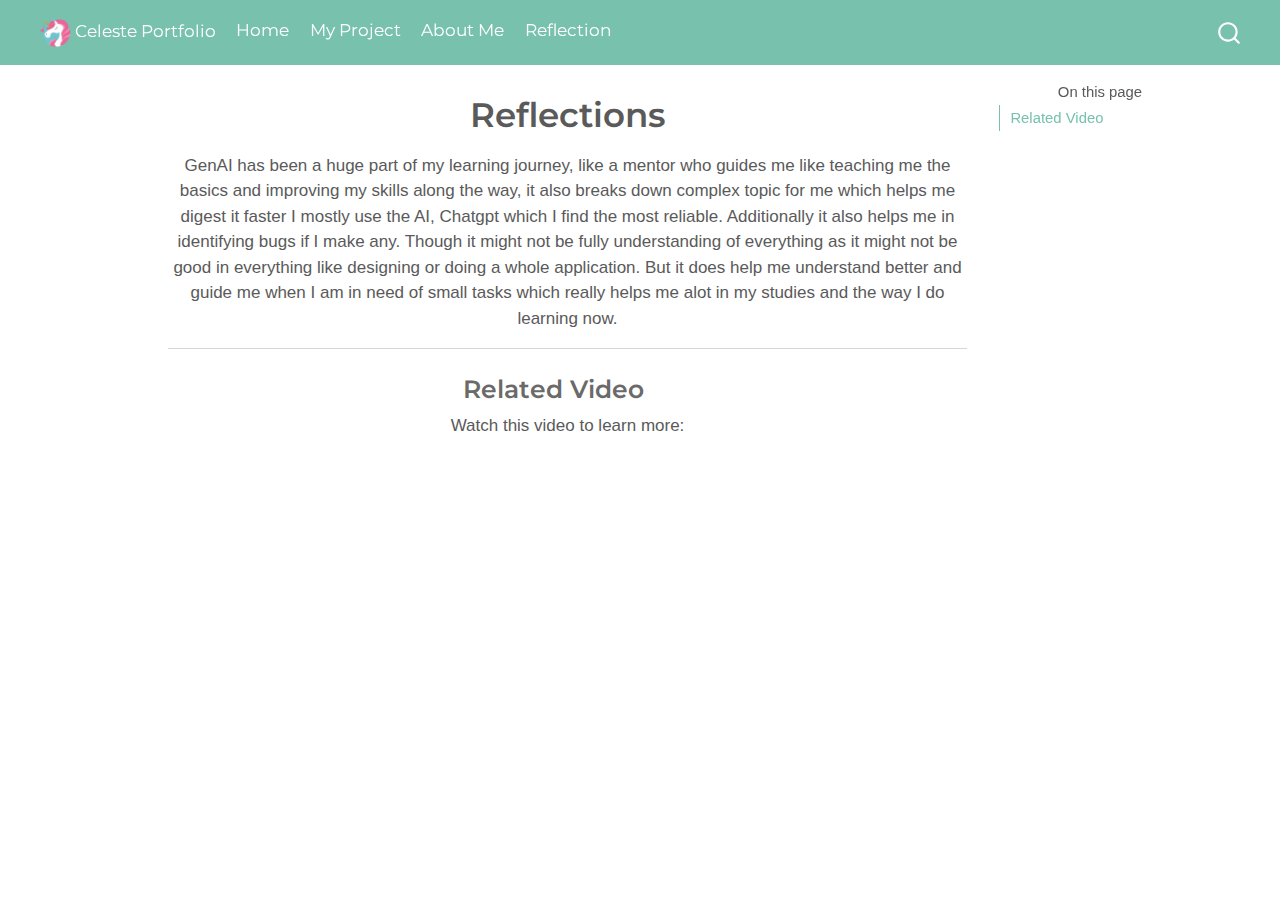
<file: docs/reflection.html>
<!DOCTYPE html>
<html xmlns="http://www.w3.org/1999/xhtml" lang="en" xml:lang="en"><head>

<meta charset="utf-8">
<meta name="generator" content="quarto-1.6.40">

<meta name="viewport" content="width=device-width, initial-scale=1.0, user-scalable=yes">


<title>Reflections</title>
<style>
code{white-space: pre-wrap;}
span.smallcaps{font-variant: small-caps;}
div.columns{display: flex; gap: min(4vw, 1.5em);}
div.column{flex: auto; overflow-x: auto;}
div.hanging-indent{margin-left: 1.5em; text-indent: -1.5em;}
ul.task-list{list-style: none;}
ul.task-list li input[type="checkbox"] {
  width: 0.8em;
  margin: 0 0.8em 0.2em -1em; /* quarto-specific, see https://github.com/quarto-dev/quarto-cli/issues/4556 */ 
  vertical-align: middle;
}
</style>


<script src="site_libs/quarto-nav/quarto-nav.js"></script>
<script src="site_libs/quarto-nav/headroom.min.js"></script>
<script src="site_libs/clipboard/clipboard.min.js"></script>
<script src="site_libs/quarto-search/autocomplete.umd.js"></script>
<script src="site_libs/quarto-search/fuse.min.js"></script>
<script src="site_libs/quarto-search/quarto-search.js"></script>
<meta name="quarto:offset" content="./">
<script src="site_libs/quarto-html/quarto.js"></script>
<script src="site_libs/quarto-html/popper.min.js"></script>
<script src="site_libs/quarto-html/tippy.umd.min.js"></script>
<script src="site_libs/quarto-html/anchor.min.js"></script>
<link href="site_libs/quarto-html/tippy.css" rel="stylesheet">
<link href="site_libs/quarto-html/quarto-syntax-highlighting-549806ee2085284f45b00abea8c6df48.css" rel="stylesheet" id="quarto-text-highlighting-styles">
<script src="site_libs/bootstrap/bootstrap.min.js"></script>
<link href="site_libs/bootstrap/bootstrap-icons.css" rel="stylesheet">
<link href="site_libs/bootstrap/bootstrap-bd8cb2610f6c2810c4bc87234a365cf8.min.css" rel="stylesheet" append-hash="true" id="quarto-bootstrap" data-mode="light">
<script id="quarto-search-options" type="application/json">{
  "location": "navbar",
  "copy-button": false,
  "collapse-after": 3,
  "panel-placement": "end",
  "type": "overlay",
  "limit": 50,
  "keyboard-shortcut": [
    "f",
    "/",
    "s"
  ],
  "show-item-context": false,
  "language": {
    "search-no-results-text": "No results",
    "search-matching-documents-text": "matching documents",
    "search-copy-link-title": "Copy link to search",
    "search-hide-matches-text": "Hide additional matches",
    "search-more-match-text": "more match in this document",
    "search-more-matches-text": "more matches in this document",
    "search-clear-button-title": "Clear",
    "search-text-placeholder": "",
    "search-detached-cancel-button-title": "Cancel",
    "search-submit-button-title": "Submit",
    "search-label": "Search"
  }
}</script>


<link rel="stylesheet" href="styles.css">
</head>

<body class="nav-fixed">

<div id="quarto-search-results"></div>
  <header id="quarto-header" class="headroom fixed-top">
    <nav class="navbar navbar-expand-lg " data-bs-theme="dark">
      <div class="navbar-container container-fluid">
            <div id="quarto-search" class="" title="Search"></div>
          <button class="navbar-toggler" type="button" data-bs-toggle="collapse" data-bs-target="#navbarCollapse" aria-controls="navbarCollapse" role="menu" aria-expanded="false" aria-label="Toggle navigation" onclick="if (window.quartoToggleHeadroom) { window.quartoToggleHeadroom(); }">
  <span class="navbar-toggler-icon"></span>
</button>
          <div class="collapse navbar-collapse" id="navbarCollapse">
            <ul class="navbar-nav navbar-nav-scroll me-auto">
  <li class="nav-item">
    <a class="nav-link" href="./index.html"> 
<span class="menu-text"><img src="img/logo.png" alt="Logo" style="height:30px; vertical-align: middle;"> Celeste Portfolio</span></a>
  </li>  
  <li class="nav-item">
    <a class="nav-link" href="./index.html"> 
<span class="menu-text">Home</span></a>
  </li>  
  <li class="nav-item">
    <a class="nav-link" href="./my-project.html"> 
<span class="menu-text">My Project</span></a>
  </li>  
  <li class="nav-item">
    <a class="nav-link" href="./about.html"> 
<span class="menu-text">About Me</span></a>
  </li>  
  <li class="nav-item">
    <a class="nav-link active" href="./reflection.html" aria-current="page"> 
<span class="menu-text">Reflection</span></a>
  </li>  
</ul>
          </div> <!-- /navcollapse -->
            <div class="quarto-navbar-tools">
</div>
      </div> <!-- /container-fluid -->
    </nav>
</header>
<!-- content -->
<div id="quarto-content" class="quarto-container page-columns page-rows-contents page-layout-article page-navbar">
<!-- sidebar -->
<!-- margin-sidebar -->
    <div id="quarto-margin-sidebar" class="sidebar margin-sidebar">
        <nav id="TOC" role="doc-toc" class="toc-active">
    <h2 id="toc-title">On this page</h2>
   
  <ul>
  <li><a href="#related-video" id="toc-related-video" class="nav-link active" data-scroll-target="#related-video">Related Video</a></li>
  </ul>
</nav>
    </div>
<!-- main -->
<main class="content" id="quarto-document-content">

<header id="title-block-header" class="quarto-title-block default">
<div class="quarto-title">
<h1 class="title">Reflections</h1>
</div>



<div class="quarto-title-meta">

    
  
    
  </div>
  


</header>


<p style="text-transform: none;">
GenAI has been a huge part of my learning journey, like a mentor who guides me like teaching me the basics and improving my skills along the way, it also breaks down complex topic for me which helps me digest it faster I mostly use the AI, Chatgpt which I find the most reliable. Additionally it also helps me in identifying bugs if I make any. Though it might not be fully understanding of everything as it might not be good in everything like designing or doing a whole application. But it does help me understand better and guide me when I am in need of small tasks which really helps me alot in my studies and the way I do learning now.
</p>
<hr>
<section id="related-video" class="level3">
<h3 class="anchored" data-anchor-id="related-video">Related Video</h3>
<p>Watch this video to learn more:</p>
<p style="text-align: center; margin-top: 20px; margin-bottom: 20px;">
</p><p style="text-align: center; margin-top: 20px; margin-bottom: 20px;">
<iframe width="560" height="315" src="https://www.youtube.com/embed/DQacCB9tDaw" title="Related Video" frameborder="0" allow="accelerometer; autoplay; clipboard-write; encrypted-media; gyroscope; picture-in-picture" allowfullscreen="">
</iframe>
</p>


</section>

</main> <!-- /main -->
<script id="quarto-html-after-body" type="application/javascript">
window.document.addEventListener("DOMContentLoaded", function (event) {
  const toggleBodyColorMode = (bsSheetEl) => {
    const mode = bsSheetEl.getAttribute("data-mode");
    const bodyEl = window.document.querySelector("body");
    if (mode === "dark") {
      bodyEl.classList.add("quarto-dark");
      bodyEl.classList.remove("quarto-light");
    } else {
      bodyEl.classList.add("quarto-light");
      bodyEl.classList.remove("quarto-dark");
    }
  }
  const toggleBodyColorPrimary = () => {
    const bsSheetEl = window.document.querySelector("link#quarto-bootstrap");
    if (bsSheetEl) {
      toggleBodyColorMode(bsSheetEl);
    }
  }
  toggleBodyColorPrimary();  
  const icon = "";
  const anchorJS = new window.AnchorJS();
  anchorJS.options = {
    placement: 'right',
    icon: icon
  };
  anchorJS.add('.anchored');
  const isCodeAnnotation = (el) => {
    for (const clz of el.classList) {
      if (clz.startsWith('code-annotation-')) {                     
        return true;
      }
    }
    return false;
  }
  const onCopySuccess = function(e) {
    // button target
    const button = e.trigger;
    // don't keep focus
    button.blur();
    // flash "checked"
    button.classList.add('code-copy-button-checked');
    var currentTitle = button.getAttribute("title");
    button.setAttribute("title", "Copied!");
    let tooltip;
    if (window.bootstrap) {
      button.setAttribute("data-bs-toggle", "tooltip");
      button.setAttribute("data-bs-placement", "left");
      button.setAttribute("data-bs-title", "Copied!");
      tooltip = new bootstrap.Tooltip(button, 
        { trigger: "manual", 
          customClass: "code-copy-button-tooltip",
          offset: [0, -8]});
      tooltip.show();    
    }
    setTimeout(function() {
      if (tooltip) {
        tooltip.hide();
        button.removeAttribute("data-bs-title");
        button.removeAttribute("data-bs-toggle");
        button.removeAttribute("data-bs-placement");
      }
      button.setAttribute("title", currentTitle);
      button.classList.remove('code-copy-button-checked');
    }, 1000);
    // clear code selection
    e.clearSelection();
  }
  const getTextToCopy = function(trigger) {
      const codeEl = trigger.previousElementSibling.cloneNode(true);
      for (const childEl of codeEl.children) {
        if (isCodeAnnotation(childEl)) {
          childEl.remove();
        }
      }
      return codeEl.innerText;
  }
  const clipboard = new window.ClipboardJS('.code-copy-button:not([data-in-quarto-modal])', {
    text: getTextToCopy
  });
  clipboard.on('success', onCopySuccess);
  if (window.document.getElementById('quarto-embedded-source-code-modal')) {
    const clipboardModal = new window.ClipboardJS('.code-copy-button[data-in-quarto-modal]', {
      text: getTextToCopy,
      container: window.document.getElementById('quarto-embedded-source-code-modal')
    });
    clipboardModal.on('success', onCopySuccess);
  }
    var localhostRegex = new RegExp(/^(?:http|https):\/\/localhost\:?[0-9]*\//);
    var mailtoRegex = new RegExp(/^mailto:/);
      var filterRegex = new RegExp('/' + window.location.host + '/');
    var isInternal = (href) => {
        return filterRegex.test(href) || localhostRegex.test(href) || mailtoRegex.test(href);
    }
    // Inspect non-navigation links and adorn them if external
 	var links = window.document.querySelectorAll('a[href]:not(.nav-link):not(.navbar-brand):not(.toc-action):not(.sidebar-link):not(.sidebar-item-toggle):not(.pagination-link):not(.no-external):not([aria-hidden]):not(.dropdown-item):not(.quarto-navigation-tool):not(.about-link)');
    for (var i=0; i<links.length; i++) {
      const link = links[i];
      if (!isInternal(link.href)) {
        // undo the damage that might have been done by quarto-nav.js in the case of
        // links that we want to consider external
        if (link.dataset.originalHref !== undefined) {
          link.href = link.dataset.originalHref;
        }
      }
    }
  function tippyHover(el, contentFn, onTriggerFn, onUntriggerFn) {
    const config = {
      allowHTML: true,
      maxWidth: 500,
      delay: 100,
      arrow: false,
      appendTo: function(el) {
          return el.parentElement;
      },
      interactive: true,
      interactiveBorder: 10,
      theme: 'quarto',
      placement: 'bottom-start',
    };
    if (contentFn) {
      config.content = contentFn;
    }
    if (onTriggerFn) {
      config.onTrigger = onTriggerFn;
    }
    if (onUntriggerFn) {
      config.onUntrigger = onUntriggerFn;
    }
    window.tippy(el, config); 
  }
  const noterefs = window.document.querySelectorAll('a[role="doc-noteref"]');
  for (var i=0; i<noterefs.length; i++) {
    const ref = noterefs[i];
    tippyHover(ref, function() {
      // use id or data attribute instead here
      let href = ref.getAttribute('data-footnote-href') || ref.getAttribute('href');
      try { href = new URL(href).hash; } catch {}
      const id = href.replace(/^#\/?/, "");
      const note = window.document.getElementById(id);
      if (note) {
        return note.innerHTML;
      } else {
        return "";
      }
    });
  }
  const xrefs = window.document.querySelectorAll('a.quarto-xref');
  const processXRef = (id, note) => {
    // Strip column container classes
    const stripColumnClz = (el) => {
      el.classList.remove("page-full", "page-columns");
      if (el.children) {
        for (const child of el.children) {
          stripColumnClz(child);
        }
      }
    }
    stripColumnClz(note)
    if (id === null || id.startsWith('sec-')) {
      // Special case sections, only their first couple elements
      const container = document.createElement("div");
      if (note.children && note.children.length > 2) {
        container.appendChild(note.children[0].cloneNode(true));
        for (let i = 1; i < note.children.length; i++) {
          const child = note.children[i];
          if (child.tagName === "P" && child.innerText === "") {
            continue;
          } else {
            container.appendChild(child.cloneNode(true));
            break;
          }
        }
        if (window.Quarto?.typesetMath) {
          window.Quarto.typesetMath(container);
        }
        return container.innerHTML
      } else {
        if (window.Quarto?.typesetMath) {
          window.Quarto.typesetMath(note);
        }
        return note.innerHTML;
      }
    } else {
      // Remove any anchor links if they are present
      const anchorLink = note.querySelector('a.anchorjs-link');
      if (anchorLink) {
        anchorLink.remove();
      }
      if (window.Quarto?.typesetMath) {
        window.Quarto.typesetMath(note);
      }
      if (note.classList.contains("callout")) {
        return note.outerHTML;
      } else {
        return note.innerHTML;
      }
    }
  }
  for (var i=0; i<xrefs.length; i++) {
    const xref = xrefs[i];
    tippyHover(xref, undefined, function(instance) {
      instance.disable();
      let url = xref.getAttribute('href');
      let hash = undefined; 
      if (url.startsWith('#')) {
        hash = url;
      } else {
        try { hash = new URL(url).hash; } catch {}
      }
      if (hash) {
        const id = hash.replace(/^#\/?/, "");
        const note = window.document.getElementById(id);
        if (note !== null) {
          try {
            const html = processXRef(id, note.cloneNode(true));
            instance.setContent(html);
          } finally {
            instance.enable();
            instance.show();
          }
        } else {
          // See if we can fetch this
          fetch(url.split('#')[0])
          .then(res => res.text())
          .then(html => {
            const parser = new DOMParser();
            const htmlDoc = parser.parseFromString(html, "text/html");
            const note = htmlDoc.getElementById(id);
            if (note !== null) {
              const html = processXRef(id, note);
              instance.setContent(html);
            } 
          }).finally(() => {
            instance.enable();
            instance.show();
          });
        }
      } else {
        // See if we can fetch a full url (with no hash to target)
        // This is a special case and we should probably do some content thinning / targeting
        fetch(url)
        .then(res => res.text())
        .then(html => {
          const parser = new DOMParser();
          const htmlDoc = parser.parseFromString(html, "text/html");
          const note = htmlDoc.querySelector('main.content');
          if (note !== null) {
            // This should only happen for chapter cross references
            // (since there is no id in the URL)
            // remove the first header
            if (note.children.length > 0 && note.children[0].tagName === "HEADER") {
              note.children[0].remove();
            }
            const html = processXRef(null, note);
            instance.setContent(html);
          } 
        }).finally(() => {
          instance.enable();
          instance.show();
        });
      }
    }, function(instance) {
    });
  }
      let selectedAnnoteEl;
      const selectorForAnnotation = ( cell, annotation) => {
        let cellAttr = 'data-code-cell="' + cell + '"';
        let lineAttr = 'data-code-annotation="' +  annotation + '"';
        const selector = 'span[' + cellAttr + '][' + lineAttr + ']';
        return selector;
      }
      const selectCodeLines = (annoteEl) => {
        const doc = window.document;
        const targetCell = annoteEl.getAttribute("data-target-cell");
        const targetAnnotation = annoteEl.getAttribute("data-target-annotation");
        const annoteSpan = window.document.querySelector(selectorForAnnotation(targetCell, targetAnnotation));
        const lines = annoteSpan.getAttribute("data-code-lines").split(",");
        const lineIds = lines.map((line) => {
          return targetCell + "-" + line;
        })
        let top = null;
        let height = null;
        let parent = null;
        if (lineIds.length > 0) {
            //compute the position of the single el (top and bottom and make a div)
            const el = window.document.getElementById(lineIds[0]);
            top = el.offsetTop;
            height = el.offsetHeight;
            parent = el.parentElement.parentElement;
          if (lineIds.length > 1) {
            const lastEl = window.document.getElementById(lineIds[lineIds.length - 1]);
            const bottom = lastEl.offsetTop + lastEl.offsetHeight;
            height = bottom - top;
          }
          if (top !== null && height !== null && parent !== null) {
            // cook up a div (if necessary) and position it 
            let div = window.document.getElementById("code-annotation-line-highlight");
            if (div === null) {
              div = window.document.createElement("div");
              div.setAttribute("id", "code-annotation-line-highlight");
              div.style.position = 'absolute';
              parent.appendChild(div);
            }
            div.style.top = top - 2 + "px";
            div.style.height = height + 4 + "px";
            div.style.left = 0;
            let gutterDiv = window.document.getElementById("code-annotation-line-highlight-gutter");
            if (gutterDiv === null) {
              gutterDiv = window.document.createElement("div");
              gutterDiv.setAttribute("id", "code-annotation-line-highlight-gutter");
              gutterDiv.style.position = 'absolute';
              const codeCell = window.document.getElementById(targetCell);
              const gutter = codeCell.querySelector('.code-annotation-gutter');
              gutter.appendChild(gutterDiv);
            }
            gutterDiv.style.top = top - 2 + "px";
            gutterDiv.style.height = height + 4 + "px";
          }
          selectedAnnoteEl = annoteEl;
        }
      };
      const unselectCodeLines = () => {
        const elementsIds = ["code-annotation-line-highlight", "code-annotation-line-highlight-gutter"];
        elementsIds.forEach((elId) => {
          const div = window.document.getElementById(elId);
          if (div) {
            div.remove();
          }
        });
        selectedAnnoteEl = undefined;
      };
        // Handle positioning of the toggle
    window.addEventListener(
      "resize",
      throttle(() => {
        elRect = undefined;
        if (selectedAnnoteEl) {
          selectCodeLines(selectedAnnoteEl);
        }
      }, 10)
    );
    function throttle(fn, ms) {
    let throttle = false;
    let timer;
      return (...args) => {
        if(!throttle) { // first call gets through
            fn.apply(this, args);
            throttle = true;
        } else { // all the others get throttled
            if(timer) clearTimeout(timer); // cancel #2
            timer = setTimeout(() => {
              fn.apply(this, args);
              timer = throttle = false;
            }, ms);
        }
      };
    }
      // Attach click handler to the DT
      const annoteDls = window.document.querySelectorAll('dt[data-target-cell]');
      for (const annoteDlNode of annoteDls) {
        annoteDlNode.addEventListener('click', (event) => {
          const clickedEl = event.target;
          if (clickedEl !== selectedAnnoteEl) {
            unselectCodeLines();
            const activeEl = window.document.querySelector('dt[data-target-cell].code-annotation-active');
            if (activeEl) {
              activeEl.classList.remove('code-annotation-active');
            }
            selectCodeLines(clickedEl);
            clickedEl.classList.add('code-annotation-active');
          } else {
            // Unselect the line
            unselectCodeLines();
            clickedEl.classList.remove('code-annotation-active');
          }
        });
      }
  const findCites = (el) => {
    const parentEl = el.parentElement;
    if (parentEl) {
      const cites = parentEl.dataset.cites;
      if (cites) {
        return {
          el,
          cites: cites.split(' ')
        };
      } else {
        return findCites(el.parentElement)
      }
    } else {
      return undefined;
    }
  };
  var bibliorefs = window.document.querySelectorAll('a[role="doc-biblioref"]');
  for (var i=0; i<bibliorefs.length; i++) {
    const ref = bibliorefs[i];
    const citeInfo = findCites(ref);
    if (citeInfo) {
      tippyHover(citeInfo.el, function() {
        var popup = window.document.createElement('div');
        citeInfo.cites.forEach(function(cite) {
          var citeDiv = window.document.createElement('div');
          citeDiv.classList.add('hanging-indent');
          citeDiv.classList.add('csl-entry');
          var biblioDiv = window.document.getElementById('ref-' + cite);
          if (biblioDiv) {
            citeDiv.innerHTML = biblioDiv.innerHTML;
          }
          popup.appendChild(citeDiv);
        });
        return popup.innerHTML;
      });
    }
  }
});
</script>
</div> <!-- /content -->




</body></html>
</file>
<file: docs/site_libs/quarto-html/tippy.css>
.tippy-box[data-animation=fade][data-state=hidden]{opacity:0}[data-tippy-root]{max-width:calc(100vw - 10px)}.tippy-box{position:relative;background-color:#333;color:#fff;border-radius:4px;font-size:14px;line-height:1.4;white-space:normal;outline:0;transition-property:transform,visibility,opacity}.tippy-box[data-placement^=top]>.tippy-arrow{bottom:0}.tippy-box[data-placement^=top]>.tippy-arrow:before{bottom:-7px;left:0;border-width:8px 8px 0;border-top-color:initial;transform-origin:center top}.tippy-box[data-placement^=bottom]>.tippy-arrow{top:0}.tippy-box[data-placement^=bottom]>.tippy-arrow:before{top:-7px;left:0;border-width:0 8px 8px;border-bottom-color:initial;transform-origin:center bottom}.tippy-box[data-placement^=left]>.tippy-arrow{right:0}.tippy-box[data-placement^=left]>.tippy-arrow:before{border-width:8px 0 8px 8px;border-left-color:initial;right:-7px;transform-origin:center left}.tippy-box[data-placement^=right]>.tippy-arrow{left:0}.tippy-box[data-placement^=right]>.tippy-arrow:before{left:-7px;border-width:8px 8px 8px 0;border-right-color:initial;transform-origin:center right}.tippy-box[data-inertia][data-state=visible]{transition-timing-function:cubic-bezier(.54,1.5,.38,1.11)}.tippy-arrow{width:16px;height:16px;color:#333}.tippy-arrow:before{content:"";position:absolute;border-color:transparent;border-style:solid}.tippy-content{position:relative;padding:5px 9px;z-index:1}
</file>
<file: docs/site_libs/quarto-html/quarto-syntax-highlighting-549806ee2085284f45b00abea8c6df48.css>
/* quarto syntax highlight colors */
:root {
  --quarto-hl-ot-color: #003B4F;
  --quarto-hl-at-color: #657422;
  --quarto-hl-ss-color: #20794D;
  --quarto-hl-an-color: #5E5E5E;
  --quarto-hl-fu-color: #4758AB;
  --quarto-hl-st-color: #20794D;
  --quarto-hl-cf-color: #003B4F;
  --quarto-hl-op-color: #5E5E5E;
  --quarto-hl-er-color: #AD0000;
  --quarto-hl-bn-color: #AD0000;
  --quarto-hl-al-color: #AD0000;
  --quarto-hl-va-color: #111111;
  --quarto-hl-bu-color: inherit;
  --quarto-hl-ex-color: inherit;
  --quarto-hl-pp-color: #AD0000;
  --quarto-hl-in-color: #5E5E5E;
  --quarto-hl-vs-color: #20794D;
  --quarto-hl-wa-color: #5E5E5E;
  --quarto-hl-do-color: #5E5E5E;
  --quarto-hl-im-color: #00769E;
  --quarto-hl-ch-color: #20794D;
  --quarto-hl-dt-color: #AD0000;
  --quarto-hl-fl-color: #AD0000;
  --quarto-hl-co-color: #5E5E5E;
  --quarto-hl-cv-color: #5E5E5E;
  --quarto-hl-cn-color: #8f5902;
  --quarto-hl-sc-color: #5E5E5E;
  --quarto-hl-dv-color: #AD0000;
  --quarto-hl-kw-color: #003B4F;
}

/* other quarto variables */
:root {
  --quarto-font-monospace: SFMono-Regular, Menlo, Monaco, Consolas, "Liberation Mono", "Courier New", monospace;
}

pre > code.sourceCode > span {
  color: #003B4F;
}

code span {
  color: #003B4F;
}

code.sourceCode > span {
  color: #003B4F;
}

div.sourceCode,
div.sourceCode pre.sourceCode {
  color: #003B4F;
}

code span.ot {
  color: #003B4F;
  font-style: inherit;
}

code span.at {
  color: #657422;
  font-style: inherit;
}

code span.ss {
  color: #20794D;
  font-style: inherit;
}

code span.an {
  color: #5E5E5E;
  font-style: inherit;
}

code span.fu {
  color: #4758AB;
  font-style: inherit;
}

code span.st {
  color: #20794D;
  font-style: inherit;
}

code span.cf {
  color: #003B4F;
  font-weight: bold;
  font-style: inherit;
}

code span.op {
  color: #5E5E5E;
  font-style: inherit;
}

code span.er {
  color: #AD0000;
  font-style: inherit;
}

code span.bn {
  color: #AD0000;
  font-style: inherit;
}

code span.al {
  color: #AD0000;
  font-style: inherit;
}

code span.va {
  color: #111111;
  font-style: inherit;
}

code span.bu {
  font-style: inherit;
}

code span.ex {
  font-style: inherit;
}

code span.pp {
  color: #AD0000;
  font-style: inherit;
}

code span.in {
  color: #5E5E5E;
  font-style: inherit;
}

code span.vs {
  color: #20794D;
  font-style: inherit;
}

code span.wa {
  color: #5E5E5E;
  font-style: italic;
}

code span.do {
  color: #5E5E5E;
  font-style: italic;
}

code span.im {
  color: #00769E;
  font-style: inherit;
}

code span.ch {
  color: #20794D;
  font-style: inherit;
}

code span.dt {
  color: #AD0000;
  font-style: inherit;
}

code span.fl {
  color: #AD0000;
  font-style: inherit;
}

code span.co {
  color: #5E5E5E;
  font-style: inherit;
}

code span.cv {
  color: #5E5E5E;
  font-style: italic;
}

code span.cn {
  color: #8f5902;
  font-style: inherit;
}

code span.sc {
  color: #5E5E5E;
  font-style: inherit;
}

code span.dv {
  color: #AD0000;
  font-style: inherit;
}

code span.kw {
  color: #003B4F;
  font-weight: bold;
  font-style: inherit;
}

.prevent-inlining {
  content: "</";
}

/*# sourceMappingURL=ae99138f4fbc2fb4c9f5e5cd69c22459.css.map */
</file>
<file: docs/styles.css>
/* css styles */
/* Center text and images */
h1, h2, h3, p, img {
  text-align: center;
}


body {
  margin: 0;
  padding: 20px;
  font-family: Roboto, sans-serif;
}


.navbar a {
  color: #ffffff !important;
}

.navbar a:hover {
  background-color: #007BFF;
  color: white !important;
}

.navbar-brand img {
  height: 30px; 
  margin-right: 10px; 
  vertical-align: middle; 
}
</file>
